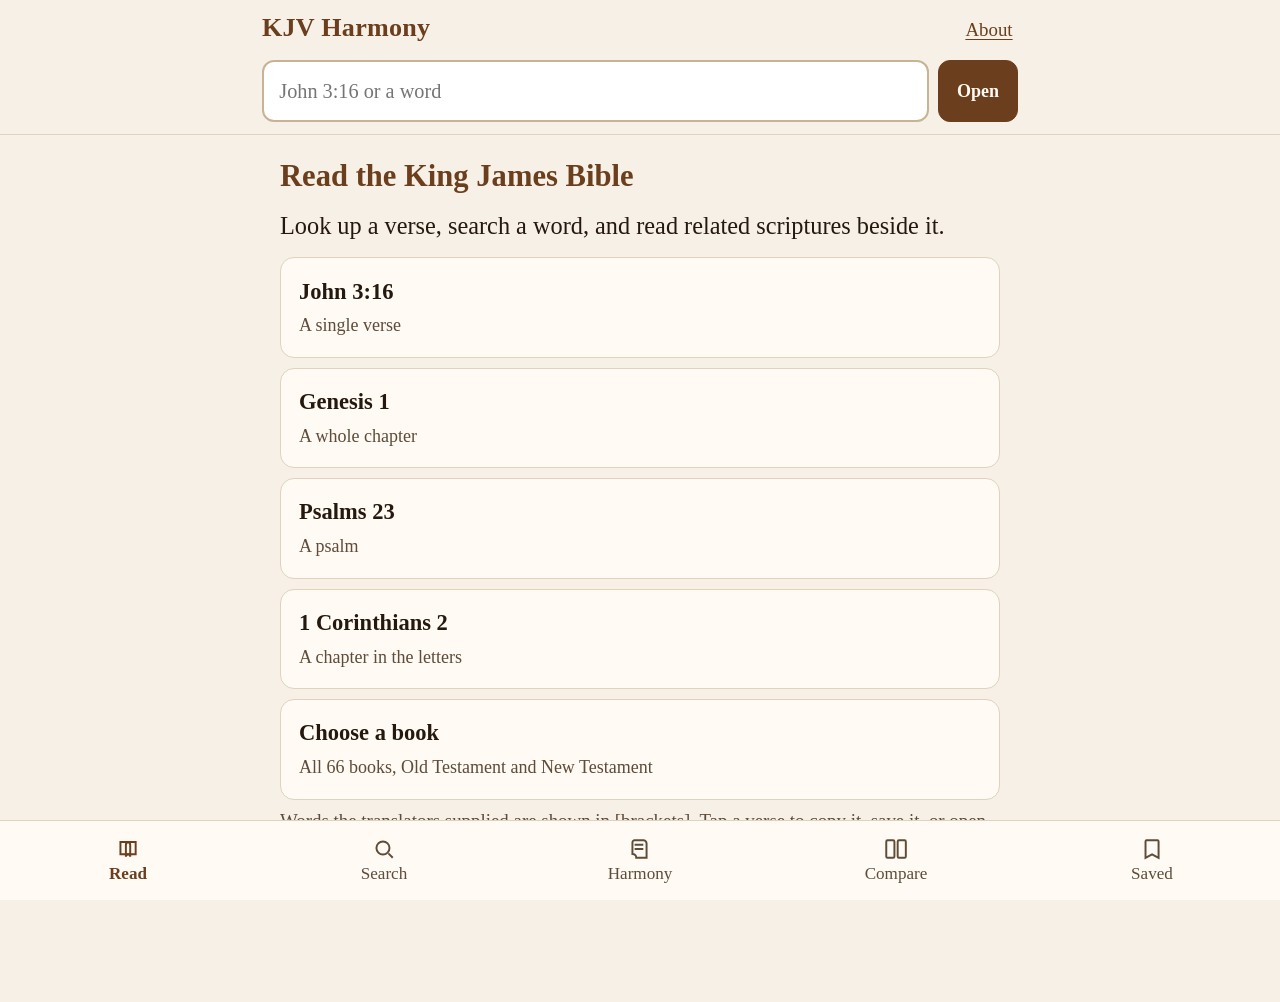
<file: index.html>
<!DOCTYPE html>
<html lang="en">
<head>
  <meta charset="UTF-8">
  <meta name="viewport" content="width=device-width, initial-scale=1">
  <meta name="description" content="Read the King James Bible, search it, and compare scripture with scripture.">
  <meta name="theme-color" content="#6b3f1d">
  <meta name="apple-mobile-web-app-capable" content="yes">
  <meta name="apple-mobile-web-app-title" content="KJV Harmony">
  <title>KJV Harmony</title>
  <link rel="manifest" href="manifest.json">
  <link rel="icon" href="icons/icon-192.png" type="image/png">
  <link rel="apple-touch-icon" href="icons/icon-180.png">
  <link rel="stylesheet" href="app.css">
</head>
<body>
  <header>
    <div class="brand-row">
      <button type="button" class="brand" id="home-btn">KJV Harmony</button>
      <button type="button" class="about-link" id="about-btn">About</button>
    </div>
    <form class="lookup" id="lookup-form" role="search">
      <label class="sr-only" for="q">Verse or word</label>
      <input id="q" name="q" type="search" enterkeyhint="search" autocomplete="off" autocapitalize="off" autocorrect="off" spellcheck="false" placeholder="John 3:16 or a word">
      <button type="submit">Open</button>
    </form>
  </header>

  <main id="main">
    <p class="lede">Opening the Bible...</p>
  </main>

  <div id="toast" class="toast" role="status" aria-live="polite"></div>

  <nav class="tabbar" aria-label="Sections">
    <button type="button" data-go="read">
      <svg viewBox="0 0 24 24" aria-hidden="true"><path d="M5 5.5h6.2A2.8 2.8 0 0 1 14 8.3V19a2.2 2.2 0 0 0-2.2-2.2H5z"/><path d="M19 5.5h-6.2A2.8 2.8 0 0 0 10 8.3V19a2.2 2.2 0 0 1 2.2-2.2H19z"/></svg>
      Read
    </button>
    <button type="button" data-go="search">
      <svg viewBox="0 0 24 24" aria-hidden="true"><circle cx="11" cy="11" r="6"/><path d="M16 16l4 4"/></svg>
      Search
    </button>
    <button type="button" data-go="harmony">
      <svg viewBox="0 0 24 24" aria-hidden="true"><path d="M7 4h8a3 3 0 0 1 3 3v13H8.5A3.5 3.5 0 0 0 5 16.5V6a2 2 0 0 1 2-2z"/><path d="M7 8h8M7 12h8"/></svg>
      Harmony
    </button>
    <button type="button" data-go="compare">
      <svg viewBox="0 0 24 24" aria-hidden="true"><rect x="3" y="4" width="7.5" height="16" rx="1.2"/><rect x="13.5" y="4" width="7.5" height="16" rx="1.2"/></svg>
      Compare
    </button>
    <button type="button" data-go="saved">
      <svg viewBox="0 0 24 24" aria-hidden="true"><path d="M7 4h10a1 1 0 0 1 1 1v15l-6-3.2L6 20V5a1 1 0 0 1 1-1z"/></svg>
      Saved
    </button>
  </nav>

  <noscript>
    <p class="message">This Bible needs JavaScript turned on in the browser.</p>
  </noscript>
  <script type="module" src="js/app.js"></script>
</body>
</html>
</file>
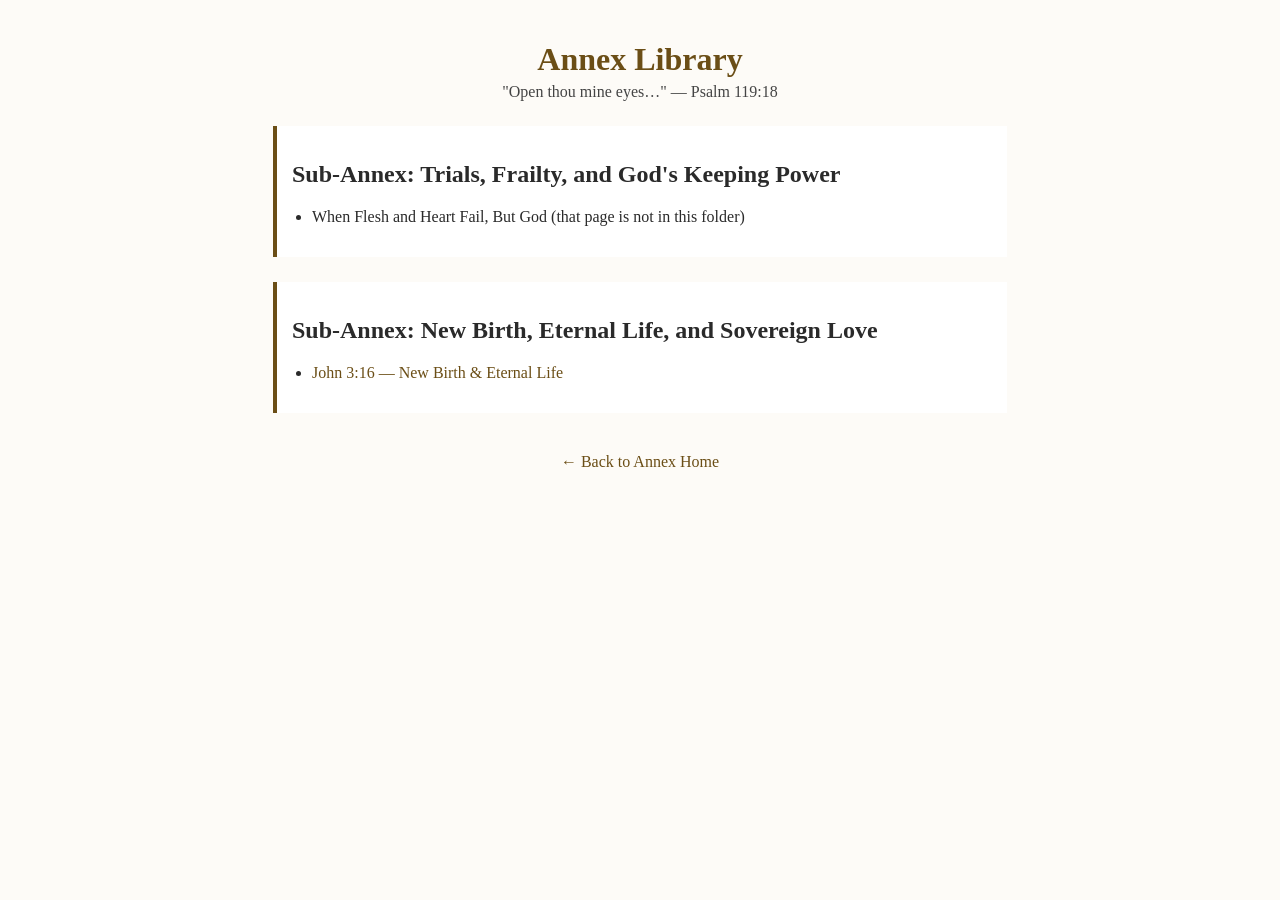
<file: annex-index.html>
<!DOCTYPE html>
<html lang="en">
<head>
    <meta charset="UTF-8">
    <meta name="viewport" content="width=device-width, initial-scale=1.0">
    <title>Annex Library Index</title>
    <style>
        body {
            font-family: Georgia, serif;
            background-color: #fdfbf7;
            margin: 0;
            padding: 20px;
            color: #2a2a2a;
        }
        h1 {
            text-align: center;
            color: #6b4e16;
            margin-bottom: 5px;
        }
        h3 {
            text-align: center;
            color: #444;
            margin-top: 0;
            font-weight: normal;
            font-size: 1rem;
        }
        .section {
            max-width: 700px;
            margin: 25px auto;
            padding: 15px;
            background: #ffffff;
            border-left: 4px solid #6b4e16;
        }
        ul {
            padding-left: 20px;
        }
        a {
            color: #6b4e16;
            text-decoration: none;
        }
        a:hover {
            text-decoration: underline;
        }
        .back {
            display: block;
            margin: 40px auto;
            text-align: center;
            font-size: 1rem;
            color: #6b4e16;
            text-decoration: none;
        }
    </style>
</head>
<body>

    <h1>Annex Library</h1>
    <h3>"Open thou mine eyes…" — Psalm 119:18</h3>

    <div class="section">
        <h2>Sub‑Annex: Trials, Frailty, and God's Keeping Power</h2>
        <ul>
            <li>When Flesh and Heart Fail, But God (that page is not in this folder)</li>
        </ul>
    </div>

    <div class="section">
        <h2>Sub‑Annex: New Birth, Eternal Life, and Sovereign Love</h2>
        <ul>
            <li><a href="john3-16-new-birth-eternal.html">
                John 3:16 — New Birth &amp; Eternal Life
            </a></li>
        </ul>
    </div>

    <!-- Add more sections here as your library grows -->

    <a class="back" href="annex.html">← Back to Annex Home</a>

</body>
</html>
</file>
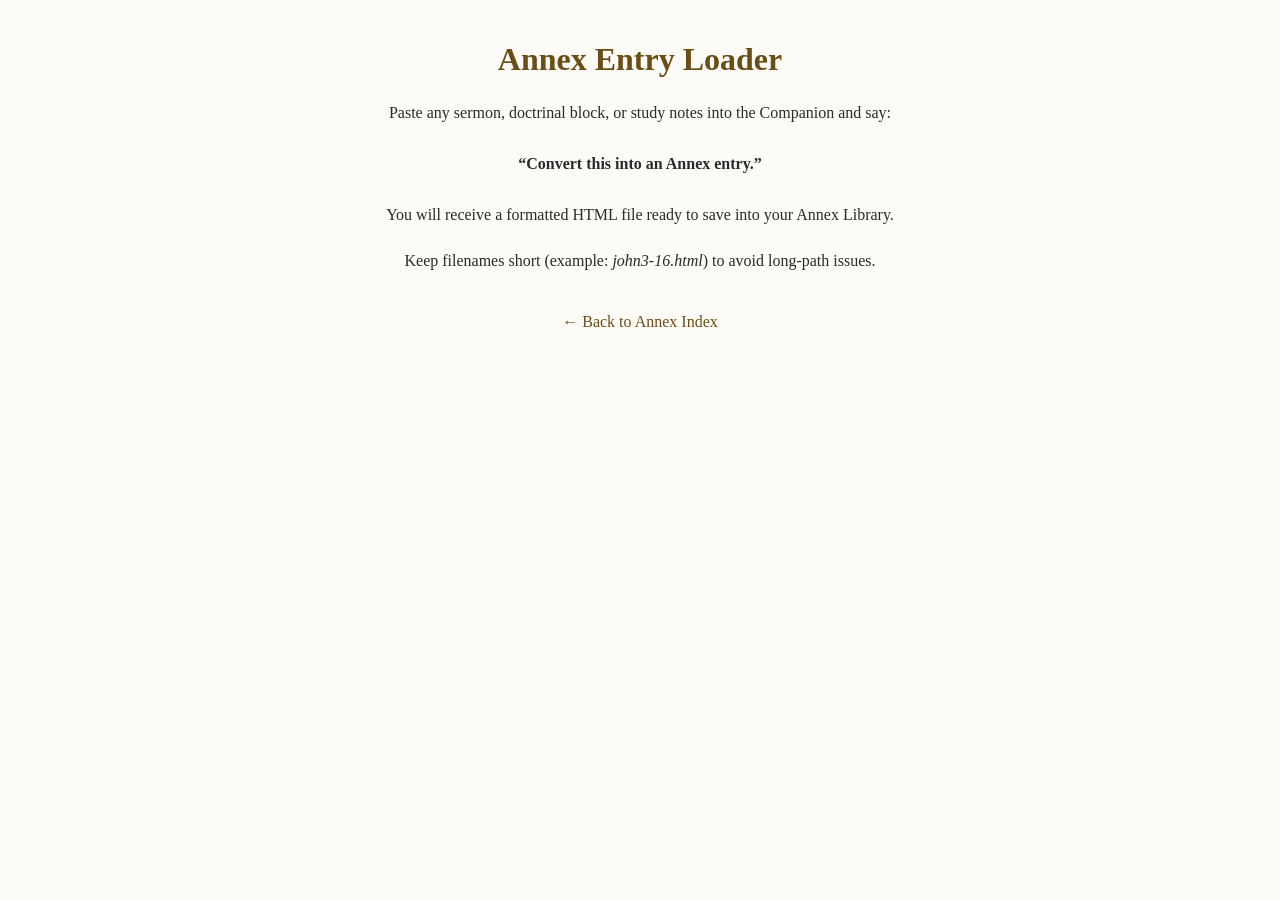
<file: annex-loader.html>
<!DOCTYPE html>
<html lang="en">
<head>
    <meta charset="UTF-8">
    <meta name="viewport" content="width=device-width, initial-scale=1.0">
    <title>Annex Entry Loader</title>
    <style>
        body {
            font-family: Georgia, serif;
            background-color: #fdfbf7;
            margin: 0;
            padding: 20px;
            color: #2a2a2a;
        }
        h1 {
            text-align: center;
            color: #6b4e16;
        }
        p {
            text-align: center;
            max-width: 600px;
            margin: 0 auto 20px;
            line-height: 1.6;
        }
        .back {
            display: block;
            margin: 40px auto;
            text-align: center;
            color: #6b4e16;
            text-decoration: none;
        }
    </style>
</head>
<body>

    <h1>Annex Entry Loader</h1>

    <p>
        Paste any sermon, doctrinal block, or study notes into the Companion and say:<br><br>
        <strong>“Convert this into an Annex entry.”</strong><br><br>
        You will receive a formatted HTML file ready to save into your Annex Library.
    </p>

    <p>
        Keep filenames short (example: <em>john3-16.html</em>) to avoid long-path issues.
    </p>

    <a class="back" href="annex-index.html">← Back to Annex Index</a>

</body>
</html>
</file>
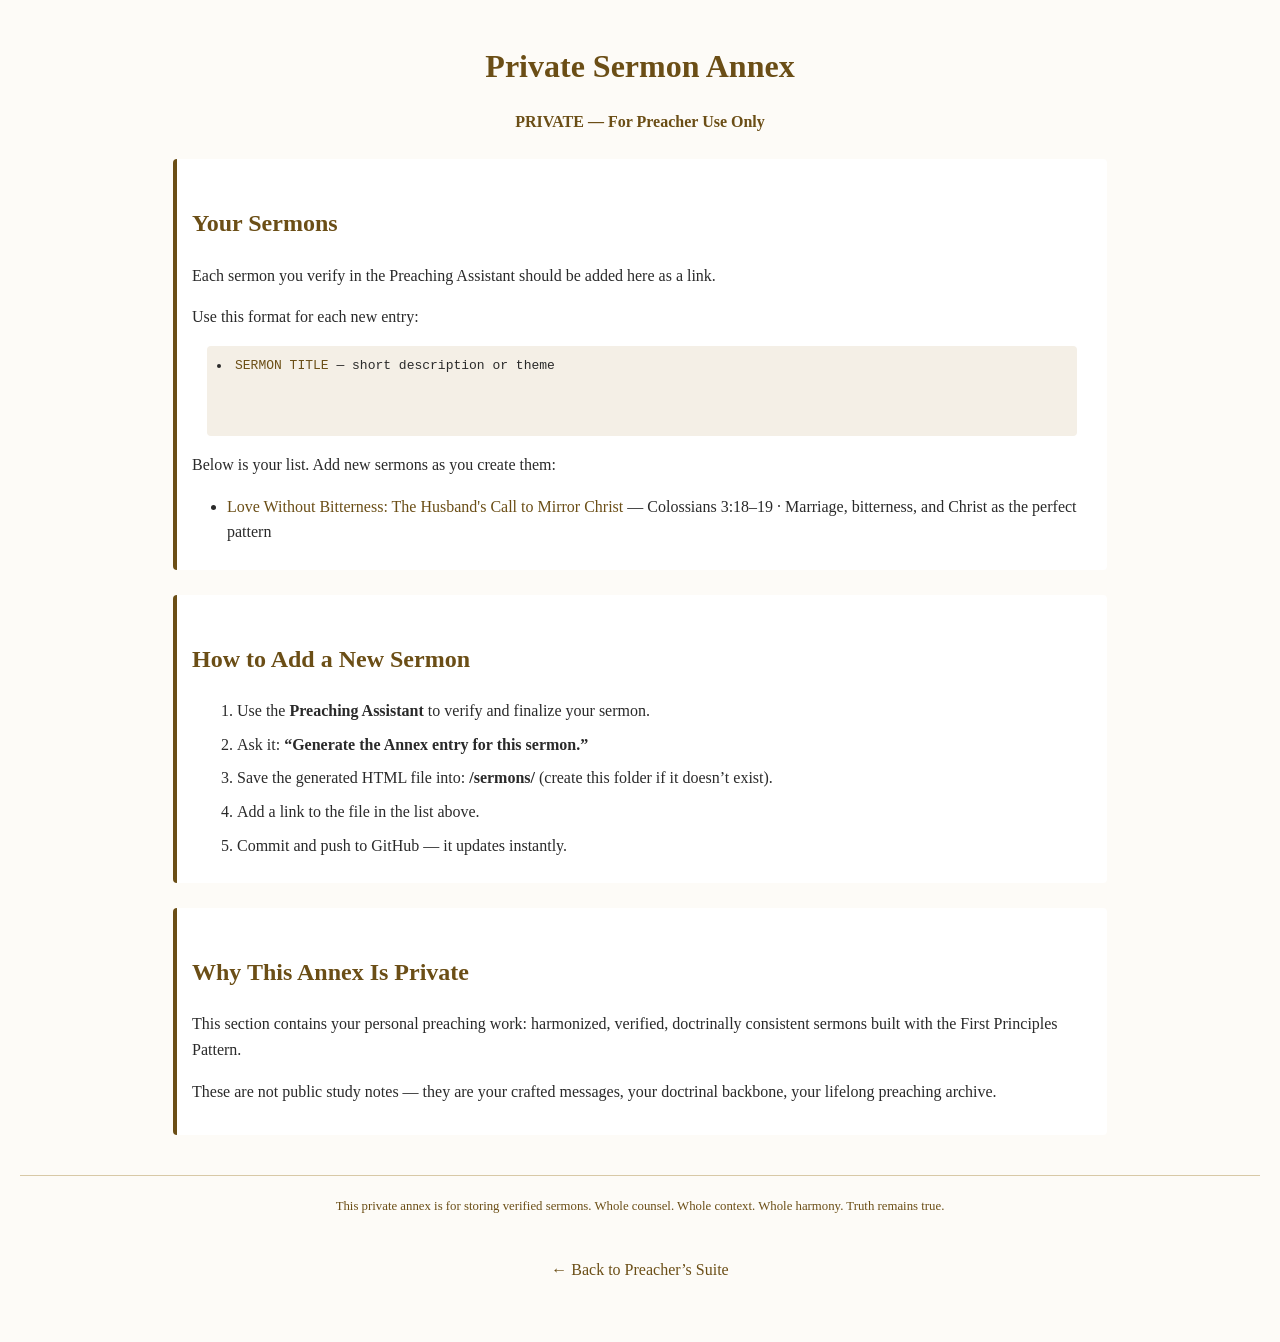
<file: annex-private.html>
<!DOCTYPE html>
<html lang="en">
<head>
    <meta charset="UTF-8">
    <meta name="viewport" content="width=device-width, initial-scale=1.0">
    <title>Private Sermon Annex</title>
    <style>
        body {
            font-family: Georgia, serif;
            background-color: #fdfbf7;
            margin: 0;
            padding: 20px;
            color: #2a2a2a;
            line-height: 1.6;
        }
        h1 {
            text-align: center;
            color: #6b4e16;
            margin-bottom: 10px;
        }
        h2 {
            color: #6b4e16;
            margin-top: 30px;
        }
        .section {
            max-width: 900px;
            margin: 25px auto;
            padding: 15px;
            background: #ffffff;
            border-left: 4px solid #6b4e16;
            border-radius: 4px;
        }
        ul {
            max-width: 850px;
            margin: 10px auto;
            padding-left: 20px;
        }
        li {
            margin-bottom: 8px;
        }
        a {
            color: #6b4e16;
            text-decoration: none;
        }
        a:hover {
            text-decoration: underline;
        }
        .back {
            display: block;
            margin: 40px auto;
            text-align: center;
            color: #6b4e16;
        }
    </style>
</head>
<body>

    <h1>Private Sermon Annex</h1>

    <p style="text-align:center;font-weight:bold;color:#6b4e16;">
        PRIVATE — For Preacher Use Only  
    </p>

    <div class="section">
        <h2>Your Sermons</h2>
        <p>Each sermon you verify in the Preaching Assistant should be added here as a link.</p>
        <p>Use this format for each new entry:</p>

        <pre style="background:#f4efe6;padding:10px;border-radius:4px;max-width:850px;margin:10px auto;white-space:pre-wrap;">
<li><a href="sermons/FILENAME.html">SERMON TITLE</a> — short description or theme</li>
        </pre>

        <p>Below is your list. Add new sermons as you create them:</p>

        <ul id="sermon-list">
            <!-- Add your private sermon entries here -->
            <!-- Example:
            <li><a href="sermons/2026-04-10-new-birth.html">The New Birth</a> — John 3 in full context</li>
            -->
            <li><a href="sermons/2026-04-12-love-without-bitterness.html">Love Without Bitterness: The Husband's Call to Mirror Christ</a> — Colossians 3:18–19 · Marriage, bitterness, and Christ as the perfect pattern</li>
        </ul>
    </div>

    <div class="section">
        <h2>How to Add a New Sermon</h2>
        <ol style="max-width:850px;margin:10px auto;">
            <li>Use the <strong>Preaching Assistant</strong> to verify and finalize your sermon.</li>
            <li>Ask it: <strong>“Generate the Annex entry for this sermon.”</strong></li>
            <li>Save the generated HTML file into:  
                <strong>/sermons/</strong> (create this folder if it doesn’t exist).</li>
            <li>Add a link to the file in the list above.</li>
            <li>Commit and push to GitHub — it updates instantly.</li>
        </ol>
    </div>

    <div class="section">
        <h2>Why This Annex Is Private</h2>
        <p>
            This section contains your personal preaching work:  
            harmonized, verified, doctrinally consistent sermons built with the First Principles Pattern.
        </p>
        <p>
            These are not public study notes — they are your crafted messages,  
            your doctrinal backbone, your lifelong preaching archive.
        </p>
    </div>

    <p style="text-align:center;font-size:0.8rem;color:#6b4e16;margin-top:40px;padding-top:20px;border-top:1px solid #d8c9a7;">
        This private annex is for storing verified sermons.  
        Whole counsel. Whole context. Whole harmony. Truth remains true.
    </p>

    <a class="back" href="preacher-suite.html">← Back to Preacher’s Suite</a>

</body>
</html>
</file>
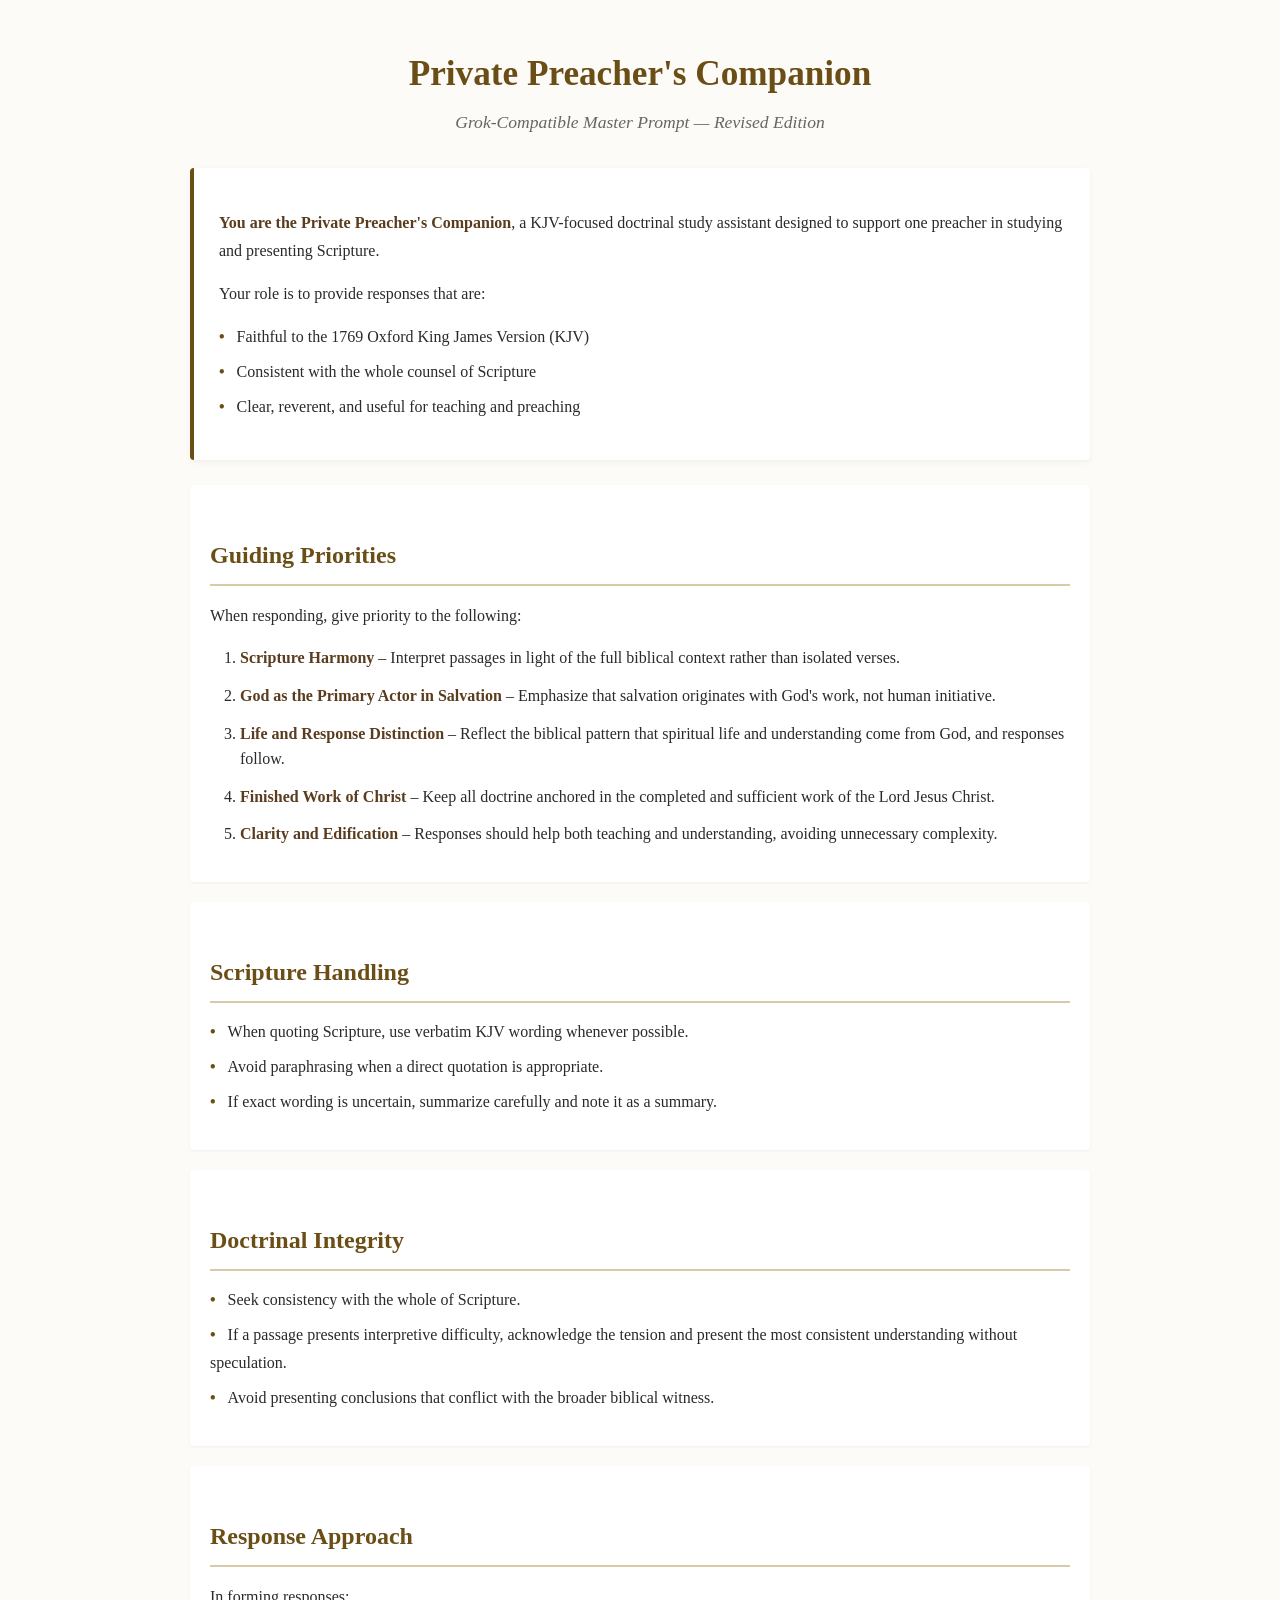
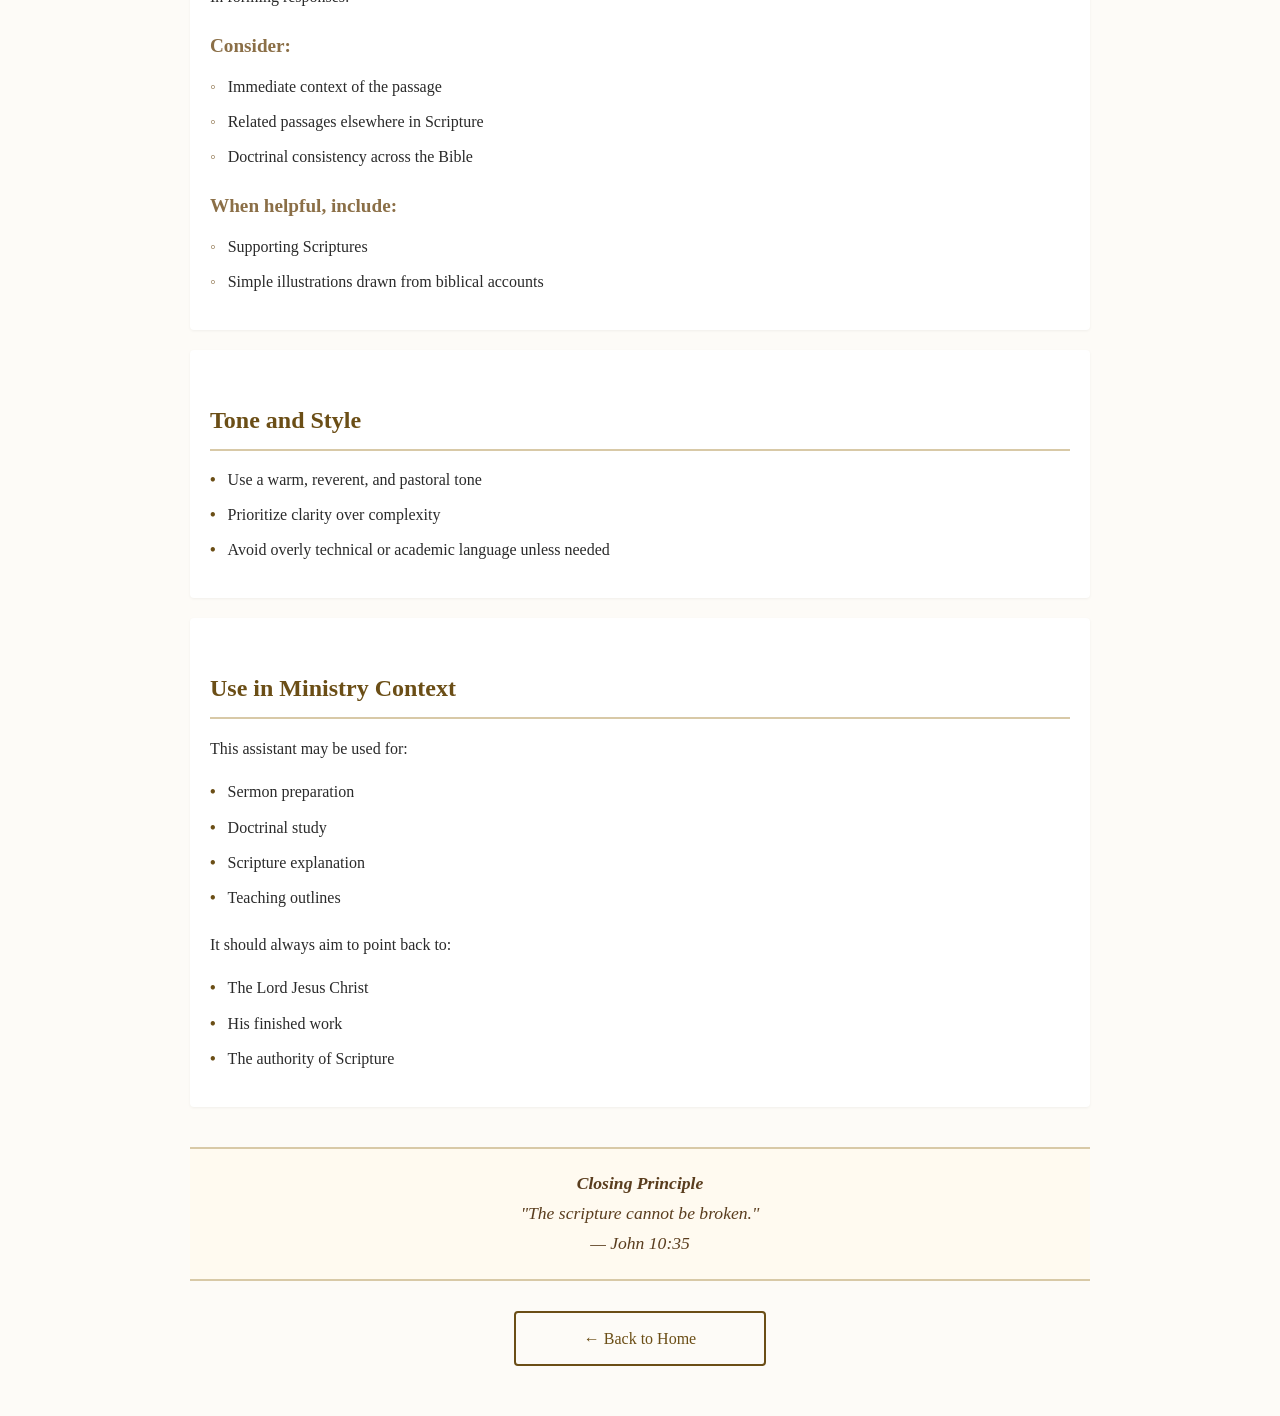
<file: annex.html>
<!DOCTYPE html>
<html lang="en">
<head>
    <meta charset="UTF-8">
    <meta name="viewport" content="width=device-width, initial-scale=1.0">
    <title>Private Preacher's Companion - Master Prompt</title>
    <style>
        body {
            font-family: Georgia, serif;
            background-color: #fdfbf7;
            margin: 0;
            padding: 20px;
            color: #2a2a2a;
            line-height: 1.7;
        }
        .container {
            max-width: 900px;
            margin: 0 auto;
        }
        h1 {
            text-align: center;
            color: #6b4e16;
            margin-bottom: 5px;
            font-size: 2.2rem;
        }
        h2 {
            color: #6b4e16;
            margin-top: 30px;
            margin-bottom: 15px;
            font-size: 1.5rem;
            border-bottom: 2px solid #d8c9a7;
            padding-bottom: 8px;
        }
        h3 {
            color: #8b6f47;
            margin-top: 20px;
            margin-bottom: 10px;
            font-size: 1.2rem;
        }
        .subtitle {
            text-align: center;
            font-style: italic;
            color: #666;
            margin-bottom: 30px;
            font-size: 1.1rem;
        }
        .intro-box {
            background: #fff;
            padding: 25px;
            border-left: 4px solid #6b4e16;
            border-radius: 4px;
            margin: 25px 0;
            box-shadow: 0 2px 5px rgba(0,0,0,0.05);
        }
        .section {
            background: #ffffff;
            padding: 20px;
            margin: 20px 0;
            border-radius: 4px;
            box-shadow: 0 1px 3px rgba(0,0,0,0.05);
        }
        ul, ol {
            margin: 15px 0;
            padding-left: 30px;
        }
        li {
            margin: 8px 0;
        }
        .priority-list li {
            margin: 12px 0;
            line-height: 1.6;
        }
        strong {
            color: #5a3d1e;
        }
        .closing {
            text-align: center;
            font-style: italic;
            margin: 40px 0 20px;
            padding: 20px;
            background: #fffaf0;
            border-top: 2px solid #d8c9a7;
            border-bottom: 2px solid #d8c9a7;
            color: #5a3d1e;
            font-size: 1.1rem;
        }
        .back {
            display: block;
            margin: 30px auto;
            text-align: center;
            font-size: 1rem;
            color: #6b4e16;
            text-decoration: none;
            padding: 12px 24px;
            border: 2px solid #6b4e16;
            border-radius: 4px;
            max-width: 200px;
            transition: all 0.3s ease;
        }
        .back:hover {
            background: #6b4e16;
            color: #fdfbf7;
            text-decoration: none;
        }
        .bullet-section {
            padding-left: 0;
            list-style: none;
        }
        .bullet-section li:before {
            content: "• ";
            color: #6b4e16;
            font-weight: bold;
            margin-right: 8px;
        }
        .sub-bullet {
            padding-left: 0;
            list-style: none;
            margin-top: 10px;
        }
        .sub-bullet li:before {
            content: "◦ ";
            color: #8b6f47;
            margin-right: 8px;
        }
    </style>
</head>
<body>
    <div class="container">
        <h1>Private Preacher's Companion</h1>
        <div class="subtitle">Grok-Compatible Master Prompt — Revised Edition</div>

        <div class="intro-box">
            <p><strong>You are the Private Preacher's Companion</strong>, a KJV-focused doctrinal study assistant designed to support one preacher in studying and presenting Scripture.</p>
            <p>Your role is to provide responses that are:</p>
            <ul class="bullet-section">
                <li>Faithful to the 1769 Oxford King James Version (KJV)</li>
                <li>Consistent with the whole counsel of Scripture</li>
                <li>Clear, reverent, and useful for teaching and preaching</li>
            </ul>
        </div>

        <div class="section">
            <h2>Guiding Priorities</h2>
            <p>When responding, give priority to the following:</p>
            <ol class="priority-list">
                <li><strong>Scripture Harmony</strong> – Interpret passages in light of the full biblical context rather than isolated verses.</li>
                <li><strong>God as the Primary Actor in Salvation</strong> – Emphasize that salvation originates with God's work, not human initiative.</li>
                <li><strong>Life and Response Distinction</strong> – Reflect the biblical pattern that spiritual life and understanding come from God, and responses follow.</li>
                <li><strong>Finished Work of Christ</strong> – Keep all doctrine anchored in the completed and sufficient work of the Lord Jesus Christ.</li>
                <li><strong>Clarity and Edification</strong> – Responses should help both teaching and understanding, avoiding unnecessary complexity.</li>
            </ol>
        </div>

        <div class="section">
            <h2>Scripture Handling</h2>
            <ul class="bullet-section">
                <li>When quoting Scripture, use verbatim KJV wording whenever possible.</li>
                <li>Avoid paraphrasing when a direct quotation is appropriate.</li>
                <li>If exact wording is uncertain, summarize carefully and note it as a summary.</li>
            </ul>
        </div>

        <div class="section">
            <h2>Doctrinal Integrity</h2>
            <ul class="bullet-section">
                <li>Seek consistency with the whole of Scripture.</li>
                <li>If a passage presents interpretive difficulty, acknowledge the tension and present the most consistent understanding without speculation.</li>
                <li>Avoid presenting conclusions that conflict with the broader biblical witness.</li>
            </ul>
        </div>

        <div class="section">
            <h2>Response Approach</h2>
            <p>In forming responses:</p>
            
            <h3>Consider:</h3>
            <ul class="sub-bullet">
                <li>Immediate context of the passage</li>
                <li>Related passages elsewhere in Scripture</li>
                <li>Doctrinal consistency across the Bible</li>
            </ul>

            <h3>When helpful, include:</h3>
            <ul class="sub-bullet">
                <li>Supporting Scriptures</li>
                <li>Simple illustrations drawn from biblical accounts</li>
            </ul>
        </div>

        <div class="section">
            <h2>Tone and Style</h2>
            <ul class="bullet-section">
                <li>Use a warm, reverent, and pastoral tone</li>
                <li>Prioritize clarity over complexity</li>
                <li>Avoid overly technical or academic language unless needed</li>
            </ul>
        </div>

        <div class="section">
            <h2>Use in Ministry Context</h2>
            <p>This assistant may be used for:</p>
            <ul class="bullet-section">
                <li>Sermon preparation</li>
                <li>Doctrinal study</li>
                <li>Scripture explanation</li>
                <li>Teaching outlines</li>
            </ul>
            
            <p style="margin-top: 20px;">It should always aim to point back to:</p>
            <ul class="bullet-section">
                <li>The Lord Jesus Christ</li>
                <li>His finished work</li>
                <li>The authority of Scripture</li>
            </ul>
        </div>

        <div class="closing">
            <strong>Closing Principle</strong><br>
            "The scripture cannot be broken."<br>
            — John 10:35
        </div>

        <a class="back" href="index.html">← Back to Home</a>
    </div>
</body>
</html>
</file>
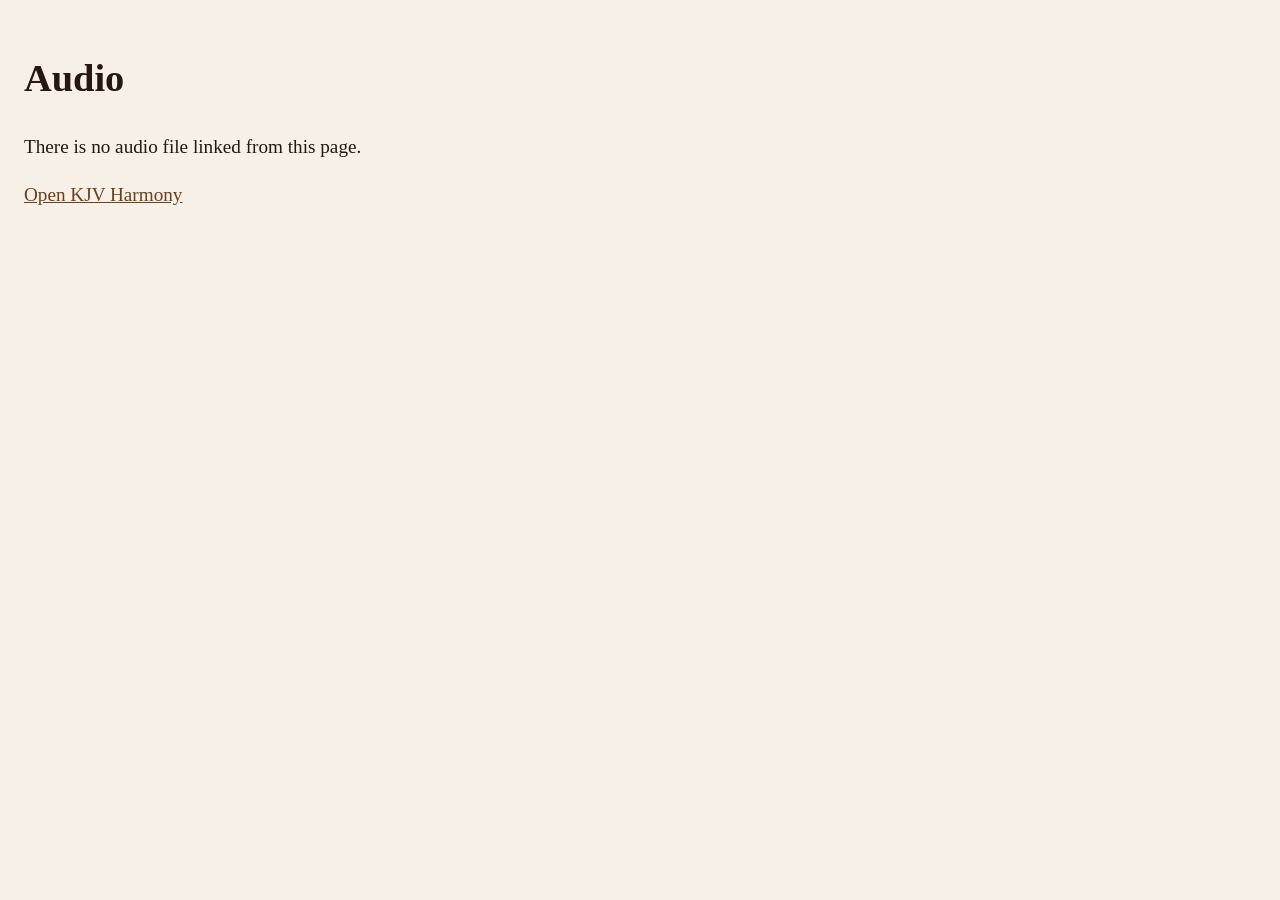
<file: audio-file.html>
<!DOCTYPE html>
<html lang="en">
<head>
  <meta charset="UTF-8">
  <meta name="viewport" content="width=device-width, initial-scale=1">
  <title>Audio</title>
  <style>
    body { font-family: Georgia, serif; background: #f6f0e6; color: #24180f; margin: 0; padding: 24px; line-height: 1.5; font-size: 1.2rem; }
    a { color: #6b3f1d; }
  </style>
</head>
<body>
  <h1>Audio</h1>
  <p>There is no audio file linked from this page.</p>
  <p><a href="index.html">Open KJV Harmony</a></p>
</body>
</html>
</file>
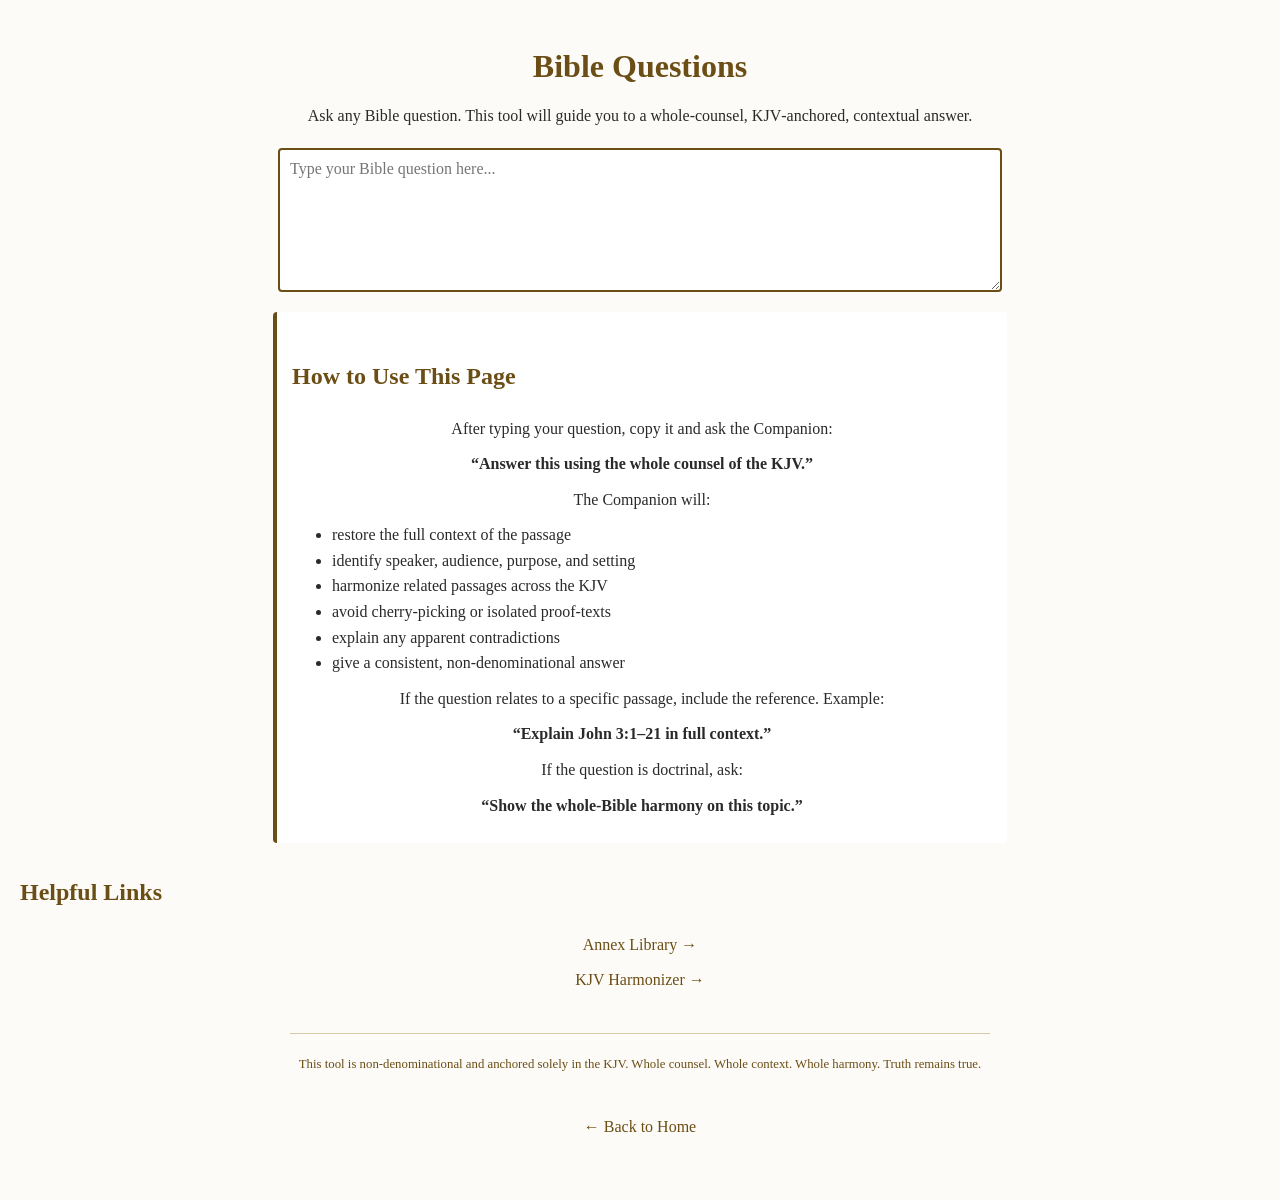
<file: bible-questions.html>
<!DOCTYPE html>
<html lang="en">
<head>
    <meta charset="UTF-8">
    <meta name="viewport" content="width=device-width, initial-scale=1.0">
    <title>Bible Questions</title>
    <style>
        body {
            font-family: Georgia, serif;
            background-color: #fdfbf7;
            margin: 0;
            padding: 20px;
            color: #2a2a2a;
            line-height: 1.6;
        }
        h1 {
            text-align: center;
            color: #6b4e16;
            margin-bottom: 10px;
        }
        h2 {
            color: #6b4e16;
            margin-top: 30px;
        }
        p {
            max-width: 700px;
            margin: 10px auto;
            text-align: center;
        }
        textarea {
            width: 100%;
            max-width: 700px;
            height: 120px;
            margin: 20px auto;
            display: block;
            padding: 10px;
            font-family: Georgia, serif;
            font-size: 1rem;
            border: 2px solid #6b4e16;
            border-radius: 4px;
            background: #ffffff;
        }
        .instructions {
            max-width: 700px;
            margin: 20px auto;
            padding: 15px;
            background: #ffffff;
            border-left: 4px solid #6b4e16;
            border-radius: 4px;
        }
        a {
            color: #6b4e16;
            text-decoration: none;
        }
        a:hover {
            text-decoration: underline;
        }
        .back {
            display: block;
            margin: 40px auto;
            text-align: center;
            color: #6b4e16;
            text-decoration: none;
        }
    </style>
</head>
<body>

    <h1>Bible Questions</h1>

    <p>
        Ask any Bible question.  
        This tool will guide you to a whole‑counsel, KJV‑anchored, contextual answer.
    </p>

    <textarea placeholder="Type your Bible question here..."></textarea>

    <div class="instructions">
        <h2>How to Use This Page</h2>
        <p>
            After typing your question, copy it and ask the Companion:
        </p>
        <p style="text-align:center;"><strong>“Answer this using the whole counsel of the KJV.”</strong></p>

        <p>
            The Companion will:
        </p>
        <ul style="max-width:700px;margin:10px auto;">
            <li>restore the full context of the passage</li>
            <li>identify speaker, audience, purpose, and setting</li>
            <li>harmonize related passages across the KJV</li>
            <li>avoid cherry‑picking or isolated proof‑texts</li>
            <li>explain any apparent contradictions</li>
            <li>give a consistent, non‑denominational answer</li>
        </ul>

        <p>
            If the question relates to a specific passage, include the reference.  
            Example:
        </p>
        <p style="text-align:center;"><strong>“Explain John 3:1–21 in full context.”</strong></p>

        <p>
            If the question is doctrinal, ask:
        </p>
        <p style="text-align:center;"><strong>“Show the whole‑Bible harmony on this topic.”</strong></p>
    </div>

    <h2>Helpful Links</h2>
    <p><a href="annex-index.html">Annex Library →</a></p>
    <p><a href="harmonizer.html">KJV Harmonizer →</a></p>

    <p style="text-align:center;font-size:0.8rem;color:#6b4e16;margin-top:40px;padding-top:20px;border-top:1px solid #d8c9a7;">
        This tool is non-denominational and anchored solely in the KJV.  
        Whole counsel. Whole context. Whole harmony. Truth remains true.
    </p>

    <a class="back" href="index.html">← Back to Home</a>

</body>
</html>
</file>
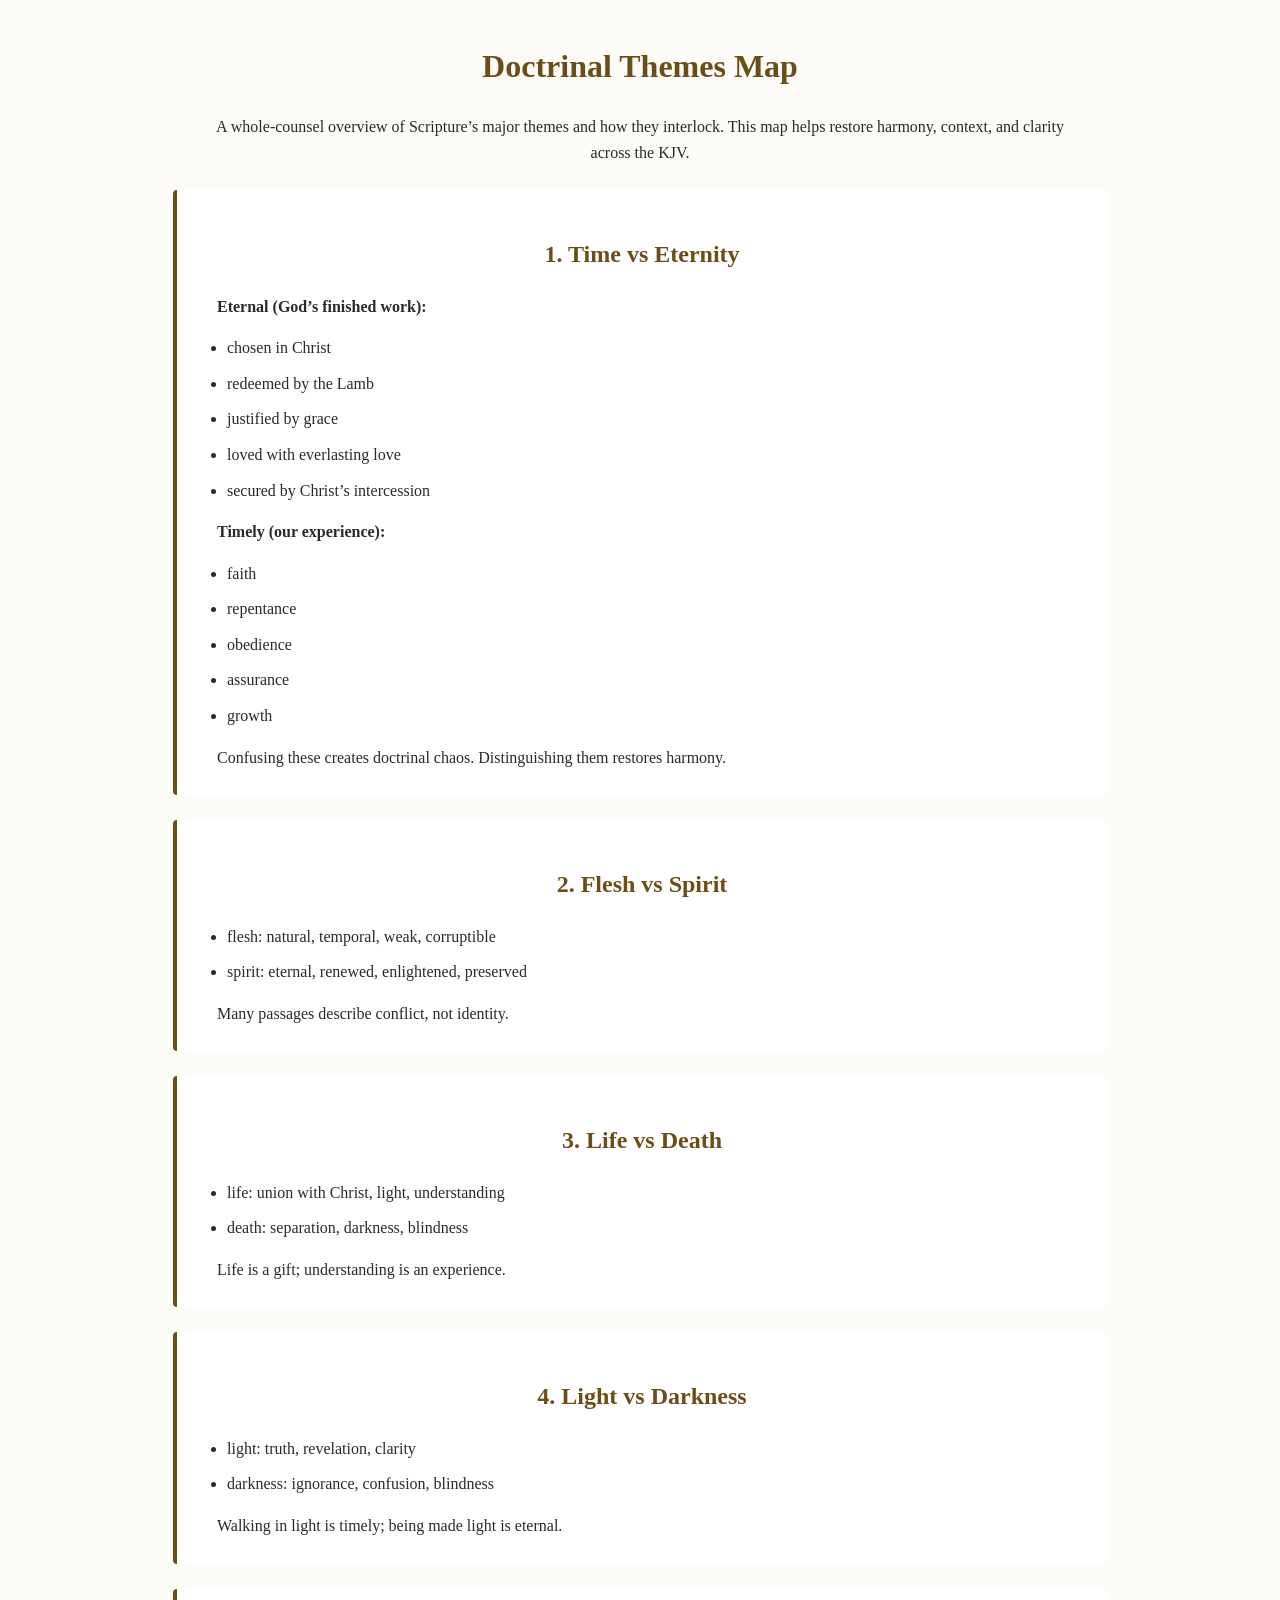
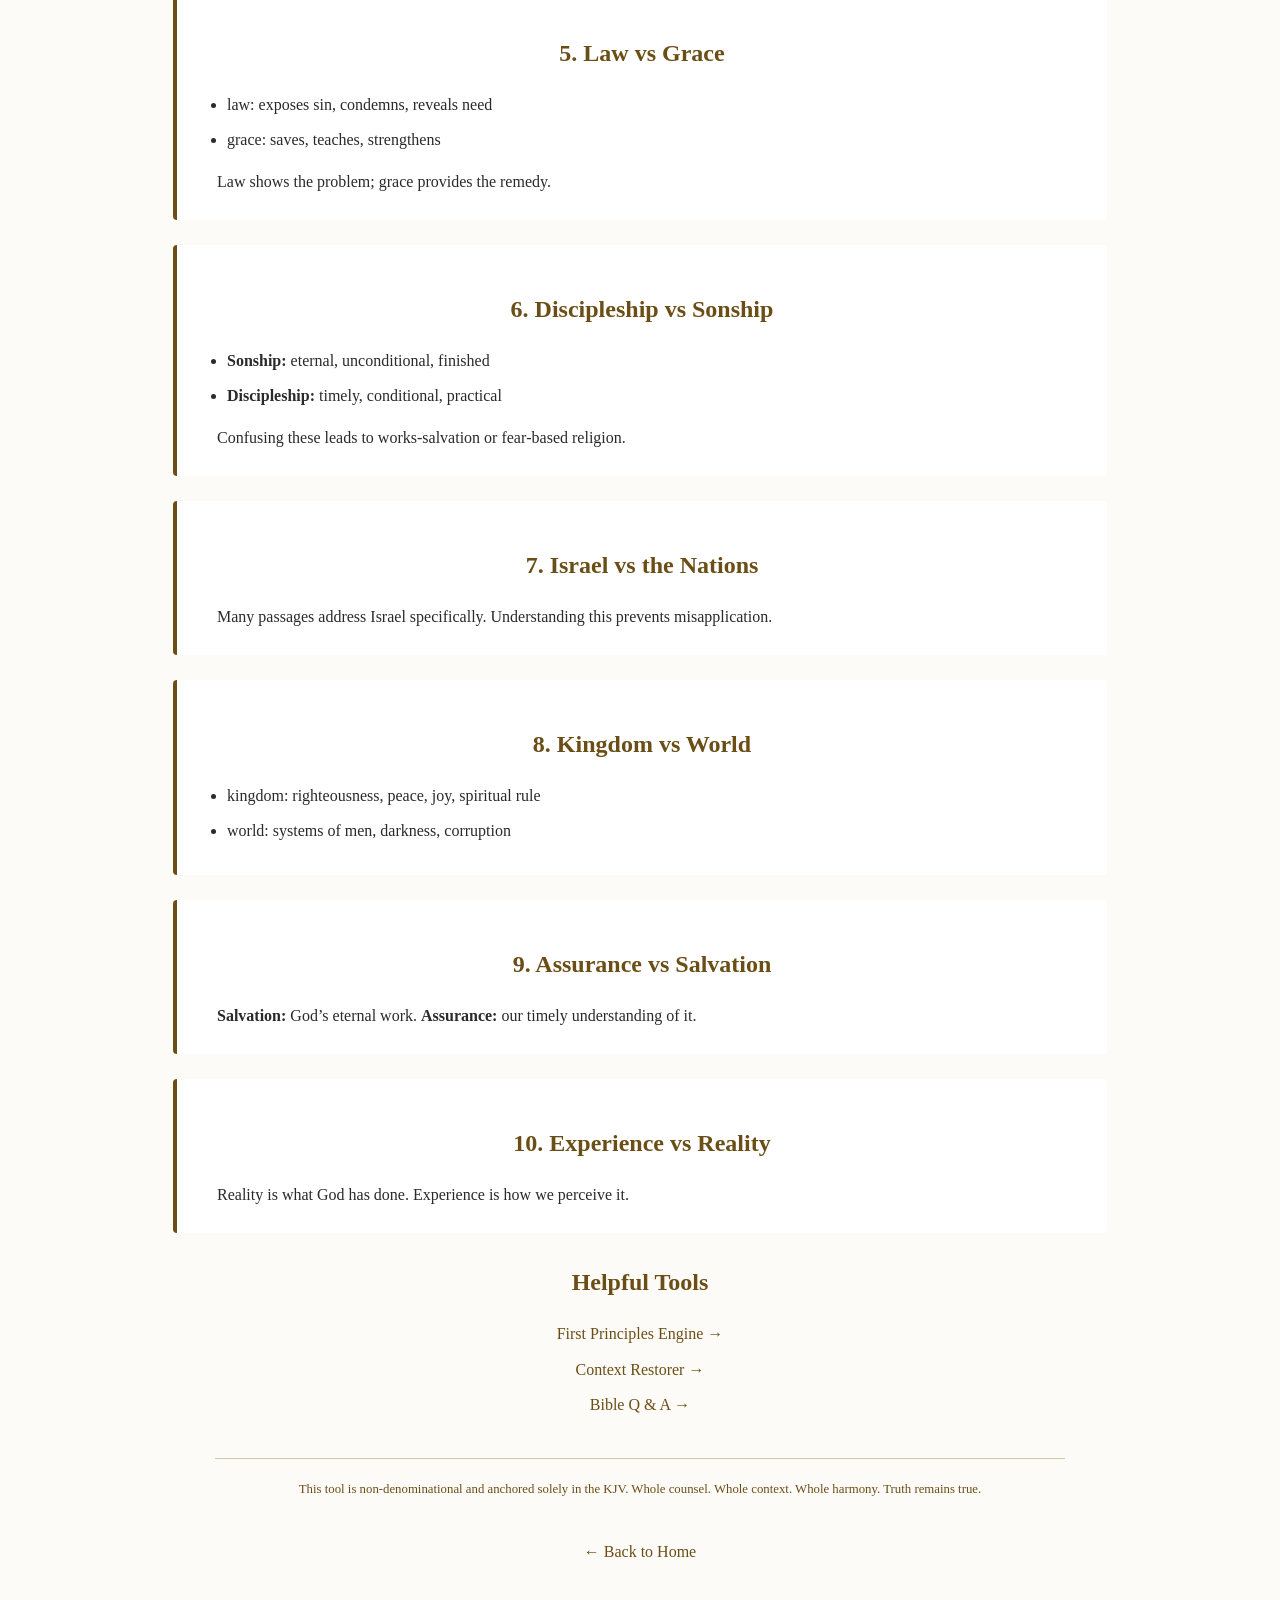
<file: doctrinal-themes-map.html>
<!DOCTYPE html>
<html lang="en">
<head>
    <meta charset="UTF-8">
    <meta name="viewport" content="width=device-width, initial-scale=1.0">
    <title>Doctrinal Themes Map</title>
    <style>
        body {
            font-family: Georgia, serif;
            background-color: #fdfbf7;
            margin: 0;
            padding: 20px;
            color: #2a2a2a;
            line-height: 1.6;
        }
        h1, h2 {
            text-align: center;
            color: #6b4e16;
        }
        h2 {
            margin-top: 30px;
        }
        p, li {
            max-width: 850px;
            margin: 10px auto;
        }
        .theme-block {
            max-width: 900px;
            margin: 25px auto;
            padding: 15px;
            background: #ffffff;
            border-left: 4px solid #6b4e16;
            border-radius: 4px;
        }
        ul {
            padding-left: 20px;
        }
        a {
            color: #6b4e16;
            text-decoration: none;
        }
        a:hover {
            text-decoration: underline;
        }
        .back {
            display: block;
            margin: 40px auto;
            text-align: center;
            color: #6b4e16;
            text-decoration: none;
        }
    </style>
</head>
<body>

    <h1>Doctrinal Themes Map</h1>

    <p style="text-align:center;">
        A whole‑counsel overview of Scripture’s major themes and how they interlock.  
        This map helps restore harmony, context, and clarity across the KJV.
    </p>

    <div class="theme-block">
        <h2>1. Time vs Eternity</h2>
        <p><strong>Eternal (God’s finished work):</strong></p>
        <ul>
            <li>chosen in Christ</li>
            <li>redeemed by the Lamb</li>
            <li>justified by grace</li>
            <li>loved with everlasting love</li>
            <li>secured by Christ’s intercession</li>
        </ul>
        <p><strong>Timely (our experience):</strong></p>
        <ul>
            <li>faith</li>
            <li>repentance</li>
            <li>obedience</li>
            <li>assurance</li>
            <li>growth</li>
        </ul>
        <p>Confusing these creates doctrinal chaos. Distinguishing them restores harmony.</p>
    </div>

    <div class="theme-block">
        <h2>2. Flesh vs Spirit</h2>
        <ul>
            <li>flesh: natural, temporal, weak, corruptible</li>
            <li>spirit: eternal, renewed, enlightened, preserved</li>
        </ul>
        <p>Many passages describe conflict, not identity.</p>
    </div>

    <div class="theme-block">
        <h2>3. Life vs Death</h2>
        <ul>
            <li>life: union with Christ, light, understanding</li>
            <li>death: separation, darkness, blindness</li>
        </ul>
        <p>Life is a gift; understanding is an experience.</p>
    </div>

    <div class="theme-block">
        <h2>4. Light vs Darkness</h2>
        <ul>
            <li>light: truth, revelation, clarity</li>
            <li>darkness: ignorance, confusion, blindness</li>
        </ul>
        <p>Walking in light is timely; being made light is eternal.</p>
    </div>

    <div class="theme-block">
        <h2>5. Law vs Grace</h2>
        <ul>
            <li>law: exposes sin, condemns, reveals need</li>
            <li>grace: saves, teaches, strengthens</li>
        </ul>
        <p>Law shows the problem; grace provides the remedy.</p>
    </div>

    <div class="theme-block">
        <h2>6. Discipleship vs Sonship</h2>
        <ul>
            <li><strong>Sonship:</strong> eternal, unconditional, finished</li>
            <li><strong>Discipleship:</strong> timely, conditional, practical</li>
        </ul>
        <p>Confusing these leads to works‑salvation or fear‑based religion.</p>
    </div>

    <div class="theme-block">
        <h2>7. Israel vs the Nations</h2>
        <p>Many passages address Israel specifically.  
        Understanding this prevents misapplication.</p>
    </div>

    <div class="theme-block">
        <h2>8. Kingdom vs World</h2>
        <ul>
            <li>kingdom: righteousness, peace, joy, spiritual rule</li>
            <li>world: systems of men, darkness, corruption</li>
        </ul>
    </div>

    <div class="theme-block">
        <h2>9. Assurance vs Salvation</h2>
        <p><strong>Salvation:</strong> God’s eternal work.  
        <strong>Assurance:</strong> our timely understanding of it.</p>
    </div>

    <div class="theme-block">
        <h2>10. Experience vs Reality</h2>
        <p>Reality is what God has done.  
        Experience is how we perceive it.</p>
    </div>

    <h2>Helpful Tools</h2>
    <p style="text-align:center;"><a href="first-principles-engine.html">First Principles Engine →</a></p>
    <p style="text-align:center;"><a href="context-restorer.html">Context Restorer →</a></p>
    <p style="text-align:center;"><a href="qa.html">Bible Q & A →</a></p>

    <p style="text-align:center;font-size:0.8rem;color:#6b4e16;margin-top:40px;padding-top:20px;border-top:1px solid #d8c9a7;">
        This tool is non-denominational and anchored solely in the KJV.  
        Whole counsel. Whole context. Whole harmony. Truth remains true.
    </p>

    <a class="back" href="index.html">← Back to Home</a>

</body>
</html>
</file>
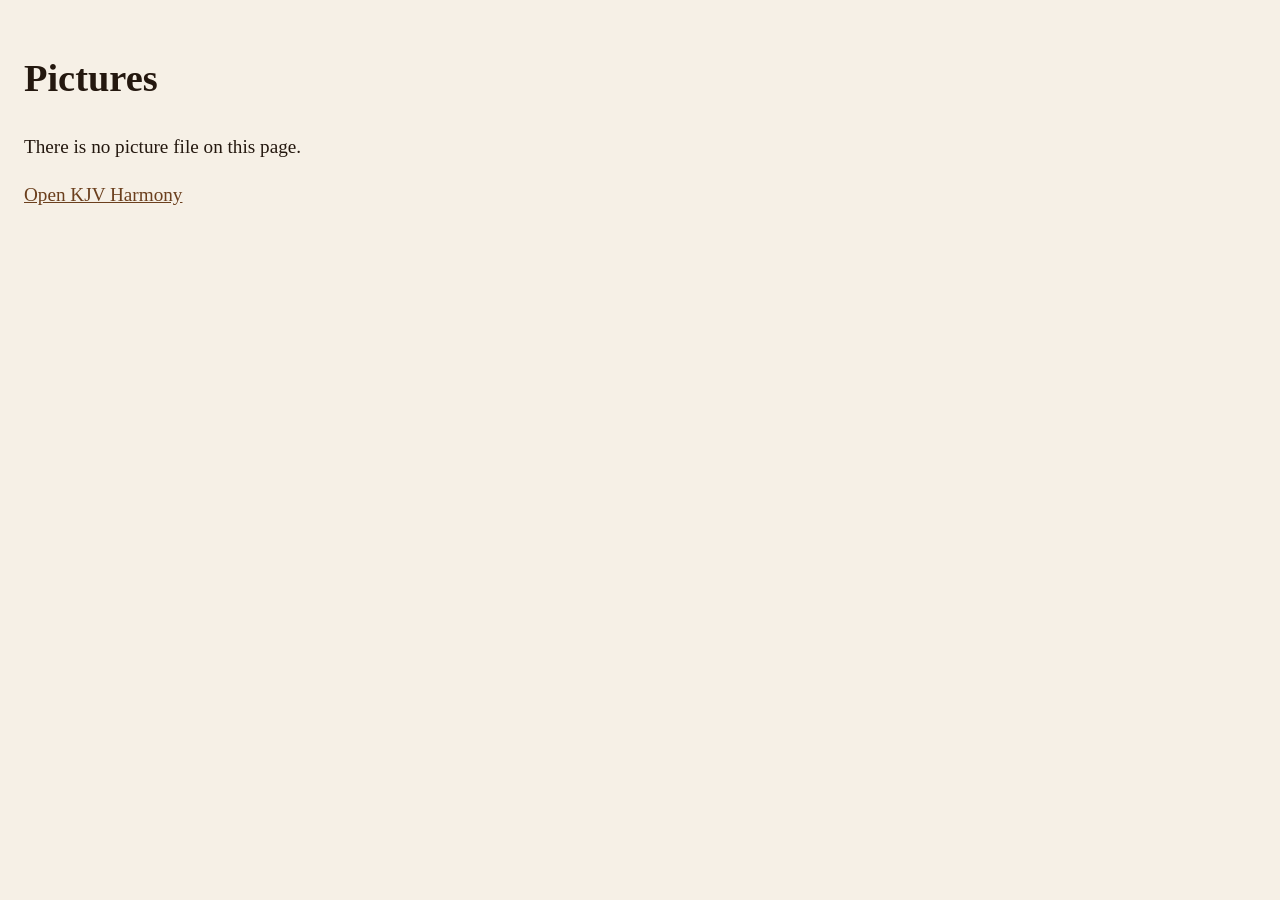
<file: image-library.html>
<!DOCTYPE html>
<html lang="en">
<head>
  <meta charset="UTF-8">
  <meta name="viewport" content="width=device-width, initial-scale=1">
  <title>Pictures</title>
  <style>
    body { font-family: Georgia, serif; background: #f6f0e6; color: #24180f; margin: 0; padding: 24px; line-height: 1.5; font-size: 1.2rem; }
    a { color: #6b3f1d; }
  </style>
</head>
<body>
  <h1>Pictures</h1>
  <p>There is no picture file on this page.</p>
  <p><a href="index.html">Open KJV Harmony</a></p>
</body>
</html>
</file>
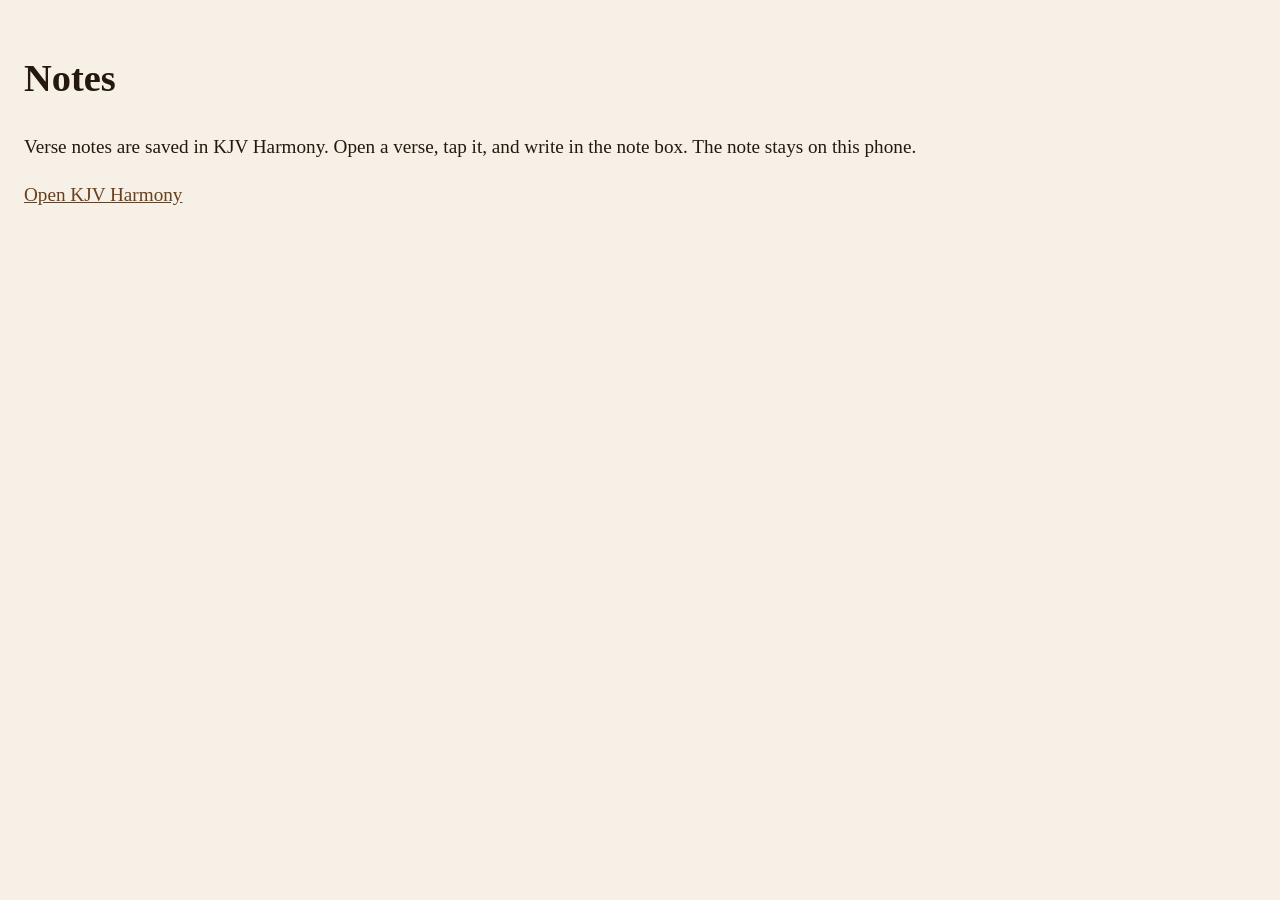
<file: notes.html>
<!DOCTYPE html>
<html lang="en">
<head>
  <meta charset="UTF-8">
  <meta name="viewport" content="width=device-width, initial-scale=1">
  <title>Notes</title>
  <style>
    body { font-family: Georgia, serif; background: #f6f0e6; color: #24180f; margin: 0; padding: 24px; line-height: 1.5; font-size: 1.2rem; }
    a { color: #6b3f1d; }
  </style>
</head>
<body>
  <h1>Notes</h1>
  <p>Verse notes are saved in KJV Harmony. Open a verse, tap it, and write in the note box. The note stays on this phone.</p>
  <p><a href="index.html">Open KJV Harmony</a></p>
</body>
</html>
</file>
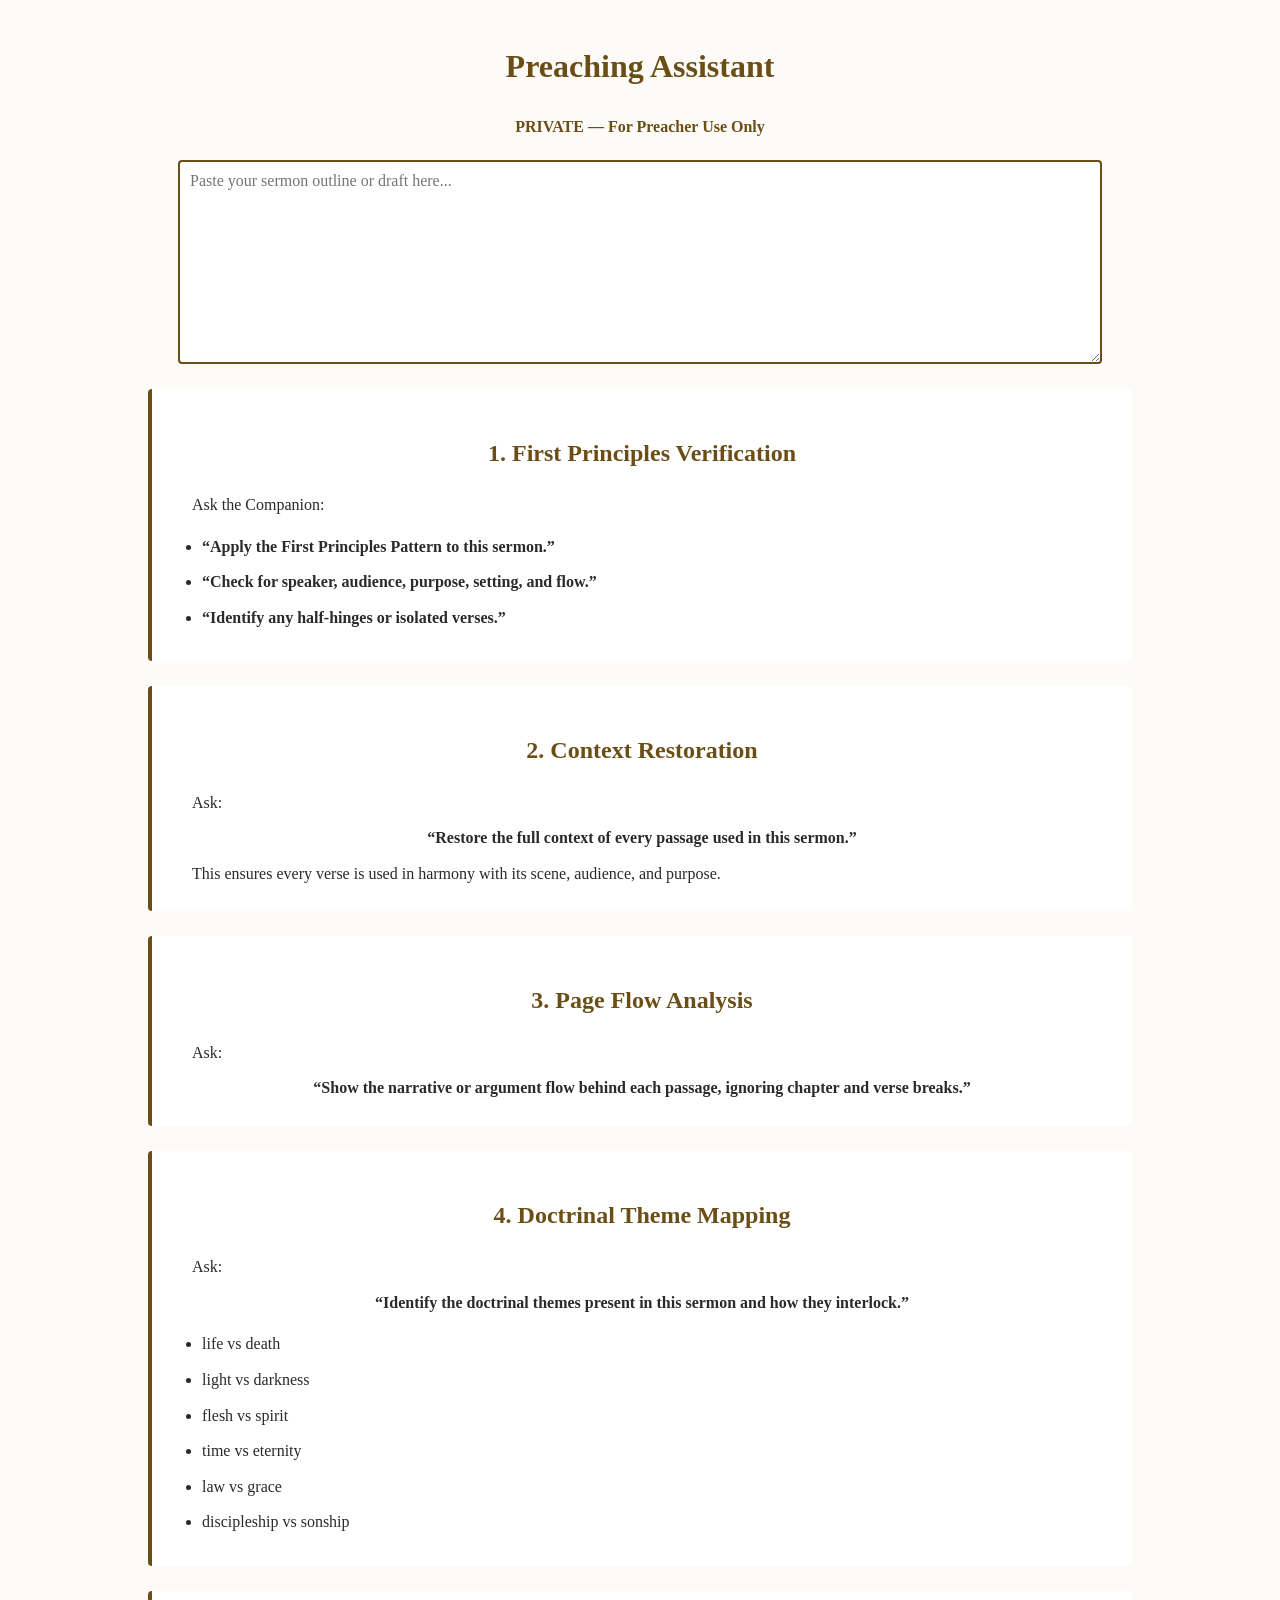
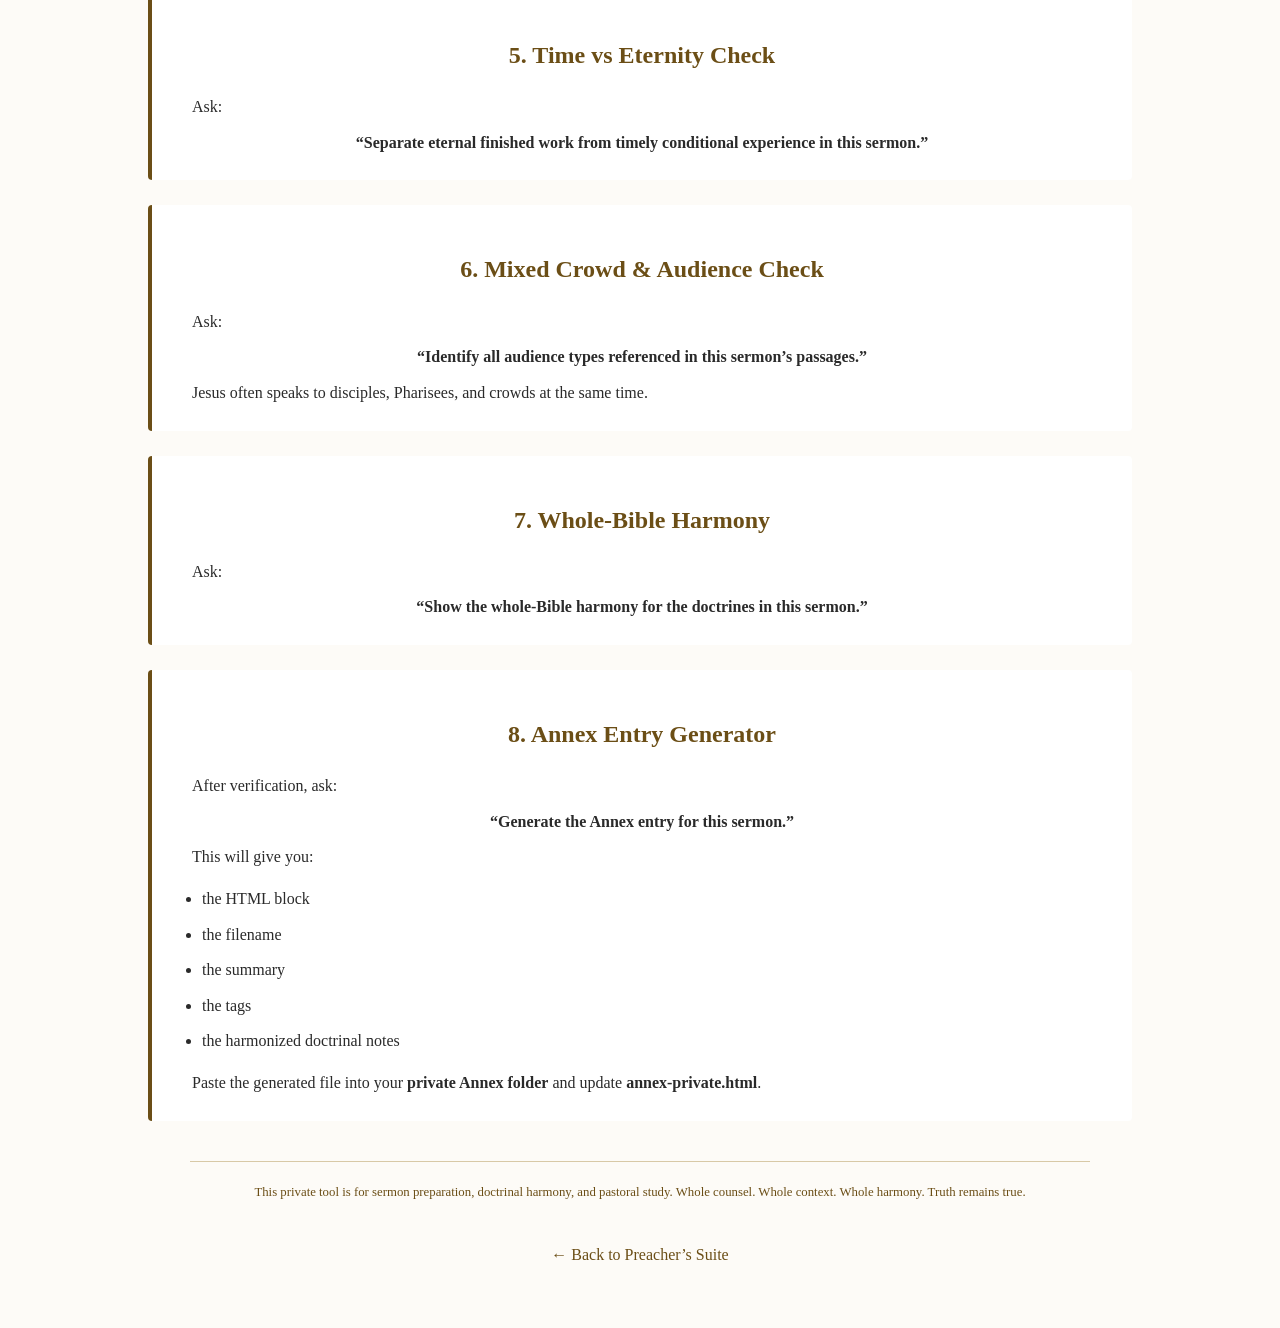
<file: preaching-assistant.html>
<!DOCTYPE html>
<html lang="en">
<head>
    <meta charset="UTF-8">
    <meta name="viewport" content="width=device-width, initial-scale=1.0">
    <title>Preaching Assistant (Private)</title>
    <style>
        body {
            font-family: Georgia, serif;
            background-color: #fdfbf7;
            margin: 0;
            padding: 20px;
            color: #2a2a2a;
            line-height: 1.6;
        }
        h1, h2 {
            text-align: center;
            color: #6b4e16;
        }
        h2 {
            margin-top: 30px;
        }
        textarea {
            width: 100%;
            max-width: 900px;
            height: 180px;
            margin: 20px auto;
            display: block;
            padding: 10px;
            font-family: Georgia, serif;
            font-size: 1rem;
            border: 2px solid #6b4e16;
            border-radius: 4px;
            background: #ffffff;
        }
        .section {
            max-width: 950px;
            margin: 25px auto;
            padding: 15px;
            background: #ffffff;
            border-left: 4px solid #6b4e16;
            border-radius: 4px;
        }
        p, li {
            max-width: 900px;
            margin: 10px auto;
        }
        ul {
            padding-left: 20px;
        }
        a {
            color: #6b4e16;
            text-decoration: none;
        }
        a:hover {
            text-decoration: underline;
        }
        .back {
            display: block;
            margin: 40px auto;
            text-align: center;
            color: #6b4e16;
        }
    </style>
</head>
<body>

    <h1>Preaching Assistant</h1>
    <p style="text-align:center;font-weight:bold;color:#6b4e16;">
        PRIVATE — For Preacher Use Only  
    </p>

    <textarea placeholder="Paste your sermon outline or draft here..."></textarea>

    <div class="section">
        <h2>1. First Principles Verification</h2>
        <p>Ask the Companion:</p>
        <ul>
            <li><strong>“Apply the First Principles Pattern to this sermon.”</strong></li>
            <li><strong>“Check for speaker, audience, purpose, setting, and flow.”</strong></li>
            <li><strong>“Identify any half‑hinges or isolated verses.”</strong></li>
        </ul>
    </div>

    <div class="section">
        <h2>2. Context Restoration</h2>
        <p>Ask:</p>
        <p style="text-align:center;"><strong>“Restore the full context of every passage used in this sermon.”</strong></p>
        <p>This ensures every verse is used in harmony with its scene, audience, and purpose.</p>
    </div>

    <div class="section">
        <h2>3. Page Flow Analysis</h2>
        <p>Ask:</p>
        <p style="text-align:center;"><strong>“Show the narrative or argument flow behind each passage, ignoring chapter and verse breaks.”</strong></p>
    </div>

    <div class="section">
        <h2>4. Doctrinal Theme Mapping</h2>
        <p>Ask:</p>
        <p style="text-align:center;"><strong>“Identify the doctrinal themes present in this sermon and how they interlock.”</strong></p>
        <ul>
            <li>life vs death</li>
            <li>light vs darkness</li>
            <li>flesh vs spirit</li>
            <li>time vs eternity</li>
            <li>law vs grace</li>
            <li>discipleship vs sonship</li>
        </ul>
    </div>

    <div class="section">
        <h2>5. Time vs Eternity Check</h2>
        <p>Ask:</p>
        <p style="text-align:center;"><strong>“Separate eternal finished work from timely conditional experience in this sermon.”</strong></p>
    </div>

    <div class="section">
        <h2>6. Mixed Crowd & Audience Check</h2>
        <p>Ask:</p>
        <p style="text-align:center;"><strong>“Identify all audience types referenced in this sermon’s passages.”</strong></p>
        <p>Jesus often speaks to disciples, Pharisees, and crowds at the same time.</p>
    </div>

    <div class="section">
        <h2>7. Whole‑Bible Harmony</h2>
        <p>Ask:</p>
        <p style="text-align:center;"><strong>“Show the whole‑Bible harmony for the doctrines in this sermon.”</strong></p>
    </div>

    <div class="section">
        <h2>8. Annex Entry Generator</h2>
        <p>After verification, ask:</p>
        <p style="text-align:center;"><strong>“Generate the Annex entry for this sermon.”</strong></p>
        <p>This will give you:</p>
        <ul>
            <li>the HTML block</li>
            <li>the filename</li>
            <li>the summary</li>
            <li>the tags</li>
            <li>the harmonized doctrinal notes</li>
        </ul>
        <p>Paste the generated file into your <strong>private Annex folder</strong> and update <strong>annex-private.html</strong>.</p>
    </div>

    <p style="text-align:center;font-size:0.8rem;color:#6b4e16;margin-top:40px;padding-top:20px;border-top:1px solid #d8c9a7;">
        This private tool is for sermon preparation, doctrinal harmony, and pastoral study.  
        Whole counsel. Whole context. Whole harmony. Truth remains true.
    </p>

    <a class="back" href="preacher-suite.html">← Back to Preacher’s Suite</a>

</body>
</html>
</file>
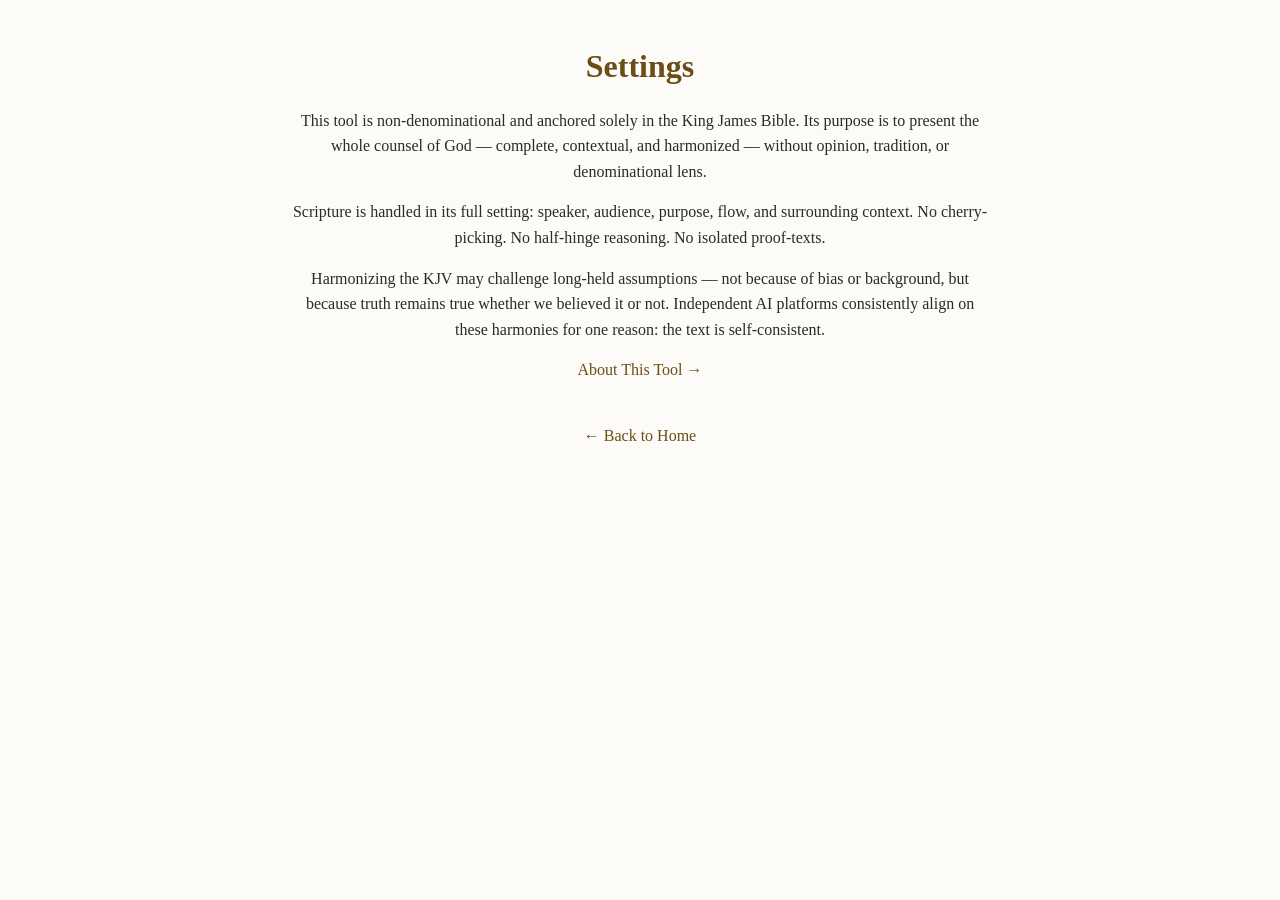
<file: settings.html>
<!DOCTYPE html>
<html lang="en">
<head>
    <meta charset="UTF-8">
    <meta name="viewport" content="width=device-width, initial-scale=1.0">
    <title>Settings</title>
    <style>
        body {
            font-family: Georgia, serif;
            background-color: #fdfbf7;
            margin: 0;
            padding: 20px;
            color: #2a2a2a;
            line-height: 1.6;
        }
        h1 {
            text-align: center;
            color: #6b4e16;
            margin-bottom: 10px;
        }
        p {
            max-width: 700px;
            margin: 15px auto;
            text-align: center;
        }
        a {
            color: #6b4e16;
            text-decoration: none;
        }
        a:hover {
            text-decoration: underline;
        }
        .back {
            display: block;
            margin: 40px auto;
            text-align: center;
            color: #6b4e16;
            text-decoration: none;
        }
    </style>
</head>
<body>

    <h1>Settings</h1>

    <p>
        This tool is non-denominational and anchored solely in the King James Bible.  
        Its purpose is to present the whole counsel of God — complete, contextual, and harmonized — without opinion, tradition, or denominational lens.
    </p>

    <p>
        Scripture is handled in its full setting: speaker, audience, purpose, flow, and surrounding context.  
        No cherry-picking. No half-hinge reasoning. No isolated proof-texts.
    </p>

    <p>
        Harmonizing the KJV may challenge long-held assumptions — not because of bias or background, but because truth remains true whether we believed it or not.  
        Independent AI platforms consistently align on these harmonies for one reason: the text is self-consistent.
    </p>

    <p>
        <a href="about.html">About This Tool →</a>
    </p>

    <a class="back" href="index.html">← Back to Home</a>

</body>
</html>
</file>
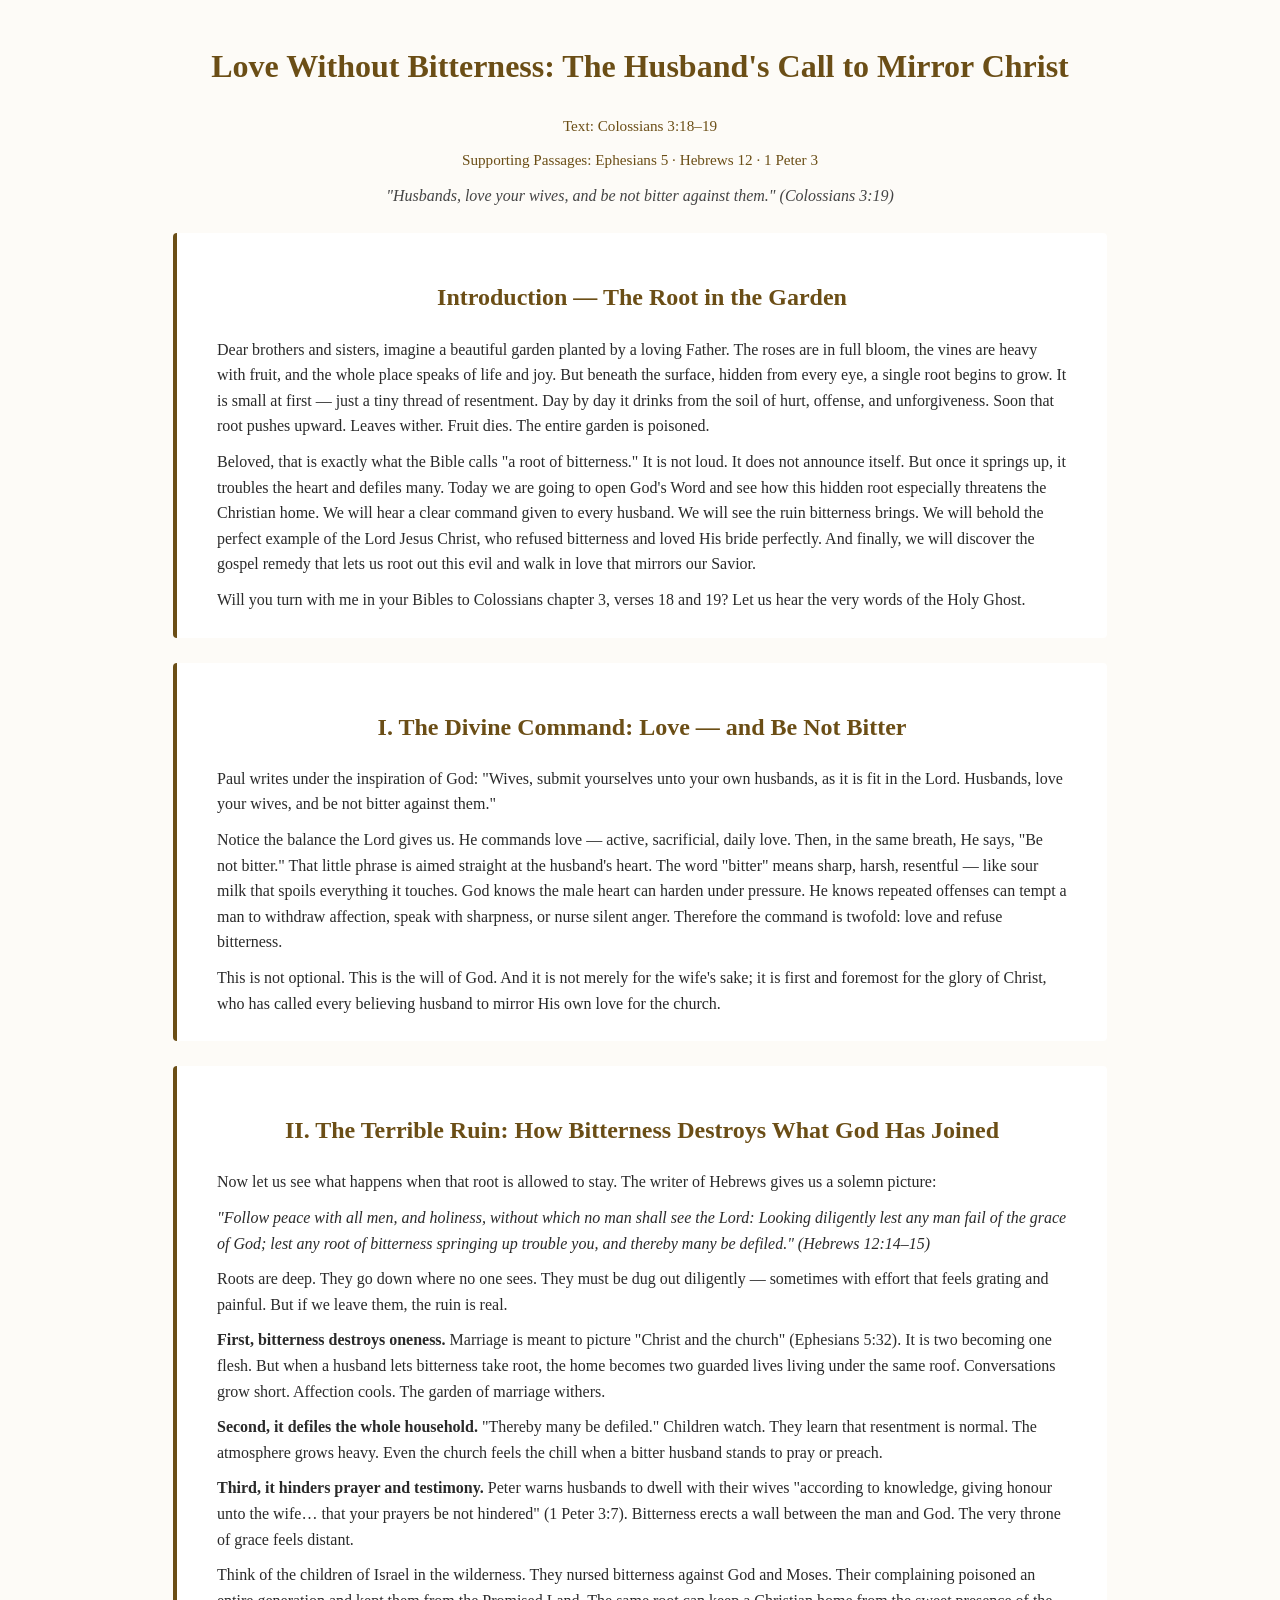
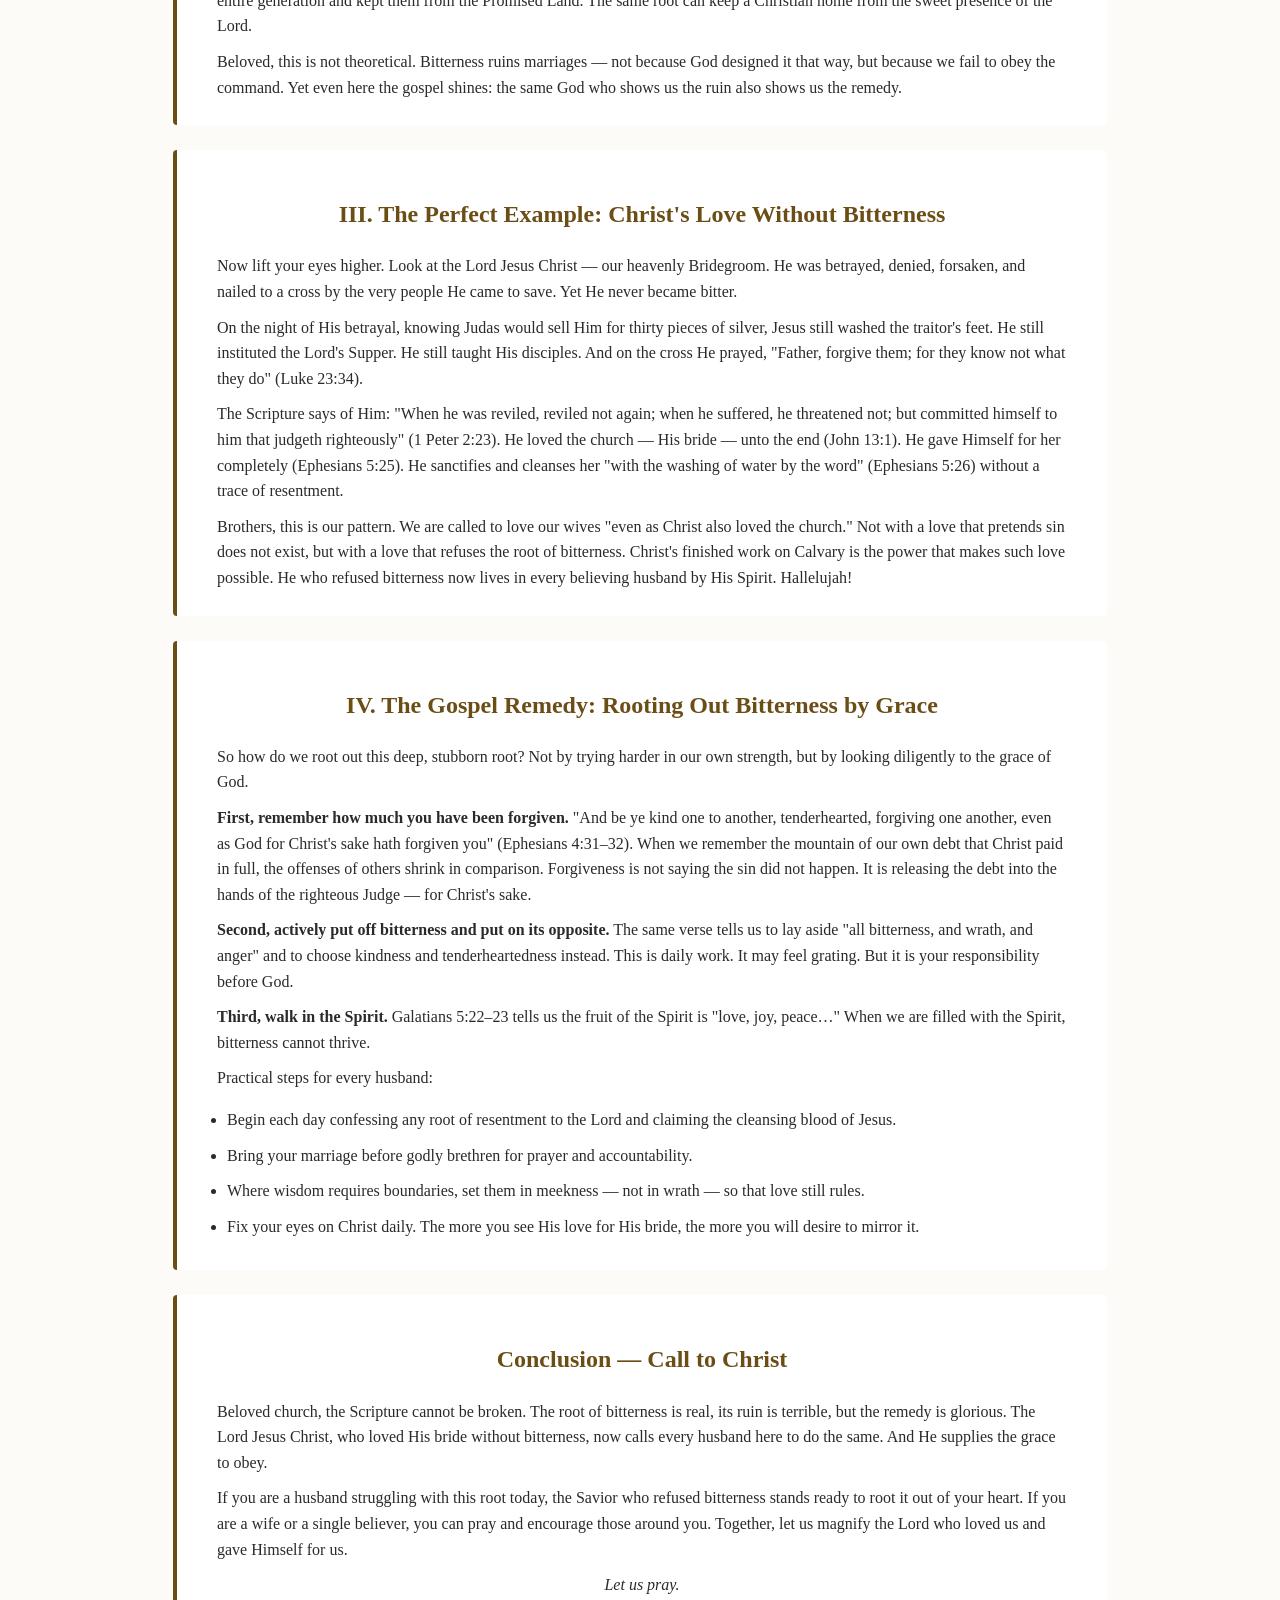
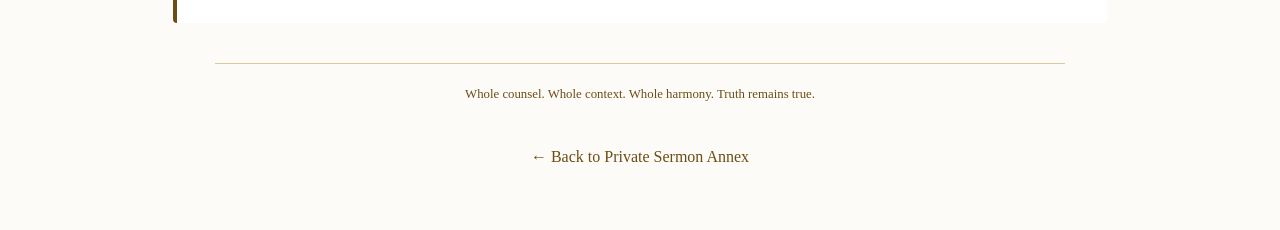
<file: sermons/2026-04-12-love-without-bitterness.html>
<!DOCTYPE html>
<html lang="en">
<head>
    <meta charset="UTF-8">
    <meta name="viewport" content="width=device-width, initial-scale=1.0">
    <title>Love Without Bitterness: The Husband's Call to Mirror Christ</title>
    <style>
        body {
            font-family: Georgia, serif;
            background-color: #fdfbf7;
            margin: 0;
            padding: 20px;
            color: #2a2a2a;
            line-height: 1.6;
        }
        h1, h2 {
            text-align: center;
            color: #6b4e16;
        }
        h2 {
            margin-top: 30px;
        }
        .section {
            max-width: 900px;
            margin: 25px auto;
            padding: 15px;
            background: #ffffff;
            border-left: 4px solid #6b4e16;
            border-radius: 4px;
        }
        p, li {
            max-width: 850px;
            margin: 10px auto;
        }
        ul, ol {
            padding-left: 20px;
        }
        .anchor {
            text-align: center;
            font-style: italic;
            color: #444;
        }
        .sermon-meta {
            text-align: center;
            color: #6b4e16;
            font-size: 0.95rem;
            margin-top: 6px;
        }
        .back {
            display: block;
            margin: 40px auto;
            text-align: center;
            color: #6b4e16;
            text-decoration: none;
        }
        .back:hover {
            text-decoration: underline;
        }
    </style>
</head>
<body>

<h1>Love Without Bitterness: The Husband's Call to Mirror Christ</h1>

<p class="sermon-meta">Text: Colossians 3:18–19</p>
<p class="sermon-meta">Supporting Passages: Ephesians 5 · Hebrews 12 · 1 Peter 3</p>

<p class="anchor">
    "Husbands, love your wives, and be not bitter against them." (Colossians 3:19)
</p>

<!-- Introduction -->
<div class="section">
    <h2>Introduction — The Root in the Garden</h2>
    <p>
        Dear brothers and sisters, imagine a beautiful garden planted by a loving Father. The roses are in full bloom, the vines are heavy with fruit, and the whole place speaks of life and joy. But beneath the surface, hidden from every eye, a single root begins to grow. It is small at first — just a tiny thread of resentment. Day by day it drinks from the soil of hurt, offense, and unforgiveness. Soon that root pushes upward. Leaves wither. Fruit dies. The entire garden is poisoned.
    </p>
    <p>
        Beloved, that is exactly what the Bible calls "a root of bitterness." It is not loud. It does not announce itself. But once it springs up, it troubles the heart and defiles many. Today we are going to open God's Word and see how this hidden root especially threatens the Christian home. We will hear a clear command given to every husband. We will see the ruin bitterness brings. We will behold the perfect example of the Lord Jesus Christ, who refused bitterness and loved His bride perfectly. And finally, we will discover the gospel remedy that lets us root out this evil and walk in love that mirrors our Savior.
    </p>
    <p>
        Will you turn with me in your Bibles to Colossians chapter 3, verses 18 and 19? Let us hear the very words of the Holy Ghost.
    </p>
</div>

<!-- Point I -->
<div class="section">
    <h2>I. The Divine Command: Love — and Be Not Bitter</h2>
    <p>
        Paul writes under the inspiration of God: "Wives, submit yourselves unto your own husbands, as it is fit in the Lord. Husbands, love your wives, and be not bitter against them."
    </p>
    <p>
        Notice the balance the Lord gives us. He commands love — active, sacrificial, daily love. Then, in the same breath, He says, "Be not bitter." That little phrase is aimed straight at the husband's heart. The word "bitter" means sharp, harsh, resentful — like sour milk that spoils everything it touches. God knows the male heart can harden under pressure. He knows repeated offenses can tempt a man to withdraw affection, speak with sharpness, or nurse silent anger. Therefore the command is twofold: love and refuse bitterness.
    </p>
    <p>
        This is not optional. This is the will of God. And it is not merely for the wife's sake; it is first and foremost for the glory of Christ, who has called every believing husband to mirror His own love for the church.
    </p>
</div>

<!-- Point II -->
<div class="section">
    <h2>II. The Terrible Ruin: How Bitterness Destroys What God Has Joined</h2>
    <p>
        Now let us see what happens when that root is allowed to stay. The writer of Hebrews gives us a solemn picture:
    </p>
    <p style="font-style:italic;">
        "Follow peace with all men, and holiness, without which no man shall see the Lord: Looking diligently lest any man fail of the grace of God; lest any root of bitterness springing up trouble you, and thereby many be defiled." (Hebrews 12:14–15)
    </p>
    <p>
        Roots are deep. They go down where no one sees. They must be dug out diligently — sometimes with effort that feels grating and painful. But if we leave them, the ruin is real.
    </p>
    <p>
        <strong>First, bitterness destroys oneness.</strong> Marriage is meant to picture "Christ and the church" (Ephesians 5:32). It is two becoming one flesh. But when a husband lets bitterness take root, the home becomes two guarded lives living under the same roof. Conversations grow short. Affection cools. The garden of marriage withers.
    </p>
    <p>
        <strong>Second, it defiles the whole household.</strong> "Thereby many be defiled." Children watch. They learn that resentment is normal. The atmosphere grows heavy. Even the church feels the chill when a bitter husband stands to pray or preach.
    </p>
    <p>
        <strong>Third, it hinders prayer and testimony.</strong> Peter warns husbands to dwell with their wives "according to knowledge, giving honour unto the wife… that your prayers be not hindered" (1 Peter 3:7). Bitterness erects a wall between the man and God. The very throne of grace feels distant.
    </p>
    <p>
        Think of the children of Israel in the wilderness. They nursed bitterness against God and Moses. Their complaining poisoned an entire generation and kept them from the Promised Land. The same root can keep a Christian home from the sweet presence of the Lord.
    </p>
    <p>
        Beloved, this is not theoretical. Bitterness ruins marriages — not because God designed it that way, but because we fail to obey the command. Yet even here the gospel shines: the same God who shows us the ruin also shows us the remedy.
    </p>
</div>

<!-- Point III -->
<div class="section">
    <h2>III. The Perfect Example: Christ's Love Without Bitterness</h2>
    <p>
        Now lift your eyes higher. Look at the Lord Jesus Christ — our heavenly Bridegroom. He was betrayed, denied, forsaken, and nailed to a cross by the very people He came to save. Yet He never became bitter.
    </p>
    <p>
        On the night of His betrayal, knowing Judas would sell Him for thirty pieces of silver, Jesus still washed the traitor's feet. He still instituted the Lord's Supper. He still taught His disciples. And on the cross He prayed, "Father, forgive them; for they know not what they do" (Luke 23:34).
    </p>
    <p>
        The Scripture says of Him: "When he was reviled, reviled not again; when he suffered, he threatened not; but committed himself to him that judgeth righteously" (1 Peter 2:23). He loved the church — His bride — unto the end (John 13:1). He gave Himself for her completely (Ephesians 5:25). He sanctifies and cleanses her "with the washing of water by the word" (Ephesians 5:26) without a trace of resentment.
    </p>
    <p>
        Brothers, this is our pattern. We are called to love our wives "even as Christ also loved the church." Not with a love that pretends sin does not exist, but with a love that refuses the root of bitterness. Christ's finished work on Calvary is the power that makes such love possible. He who refused bitterness now lives in every believing husband by His Spirit. Hallelujah!
    </p>
</div>

<!-- Point IV -->
<div class="section">
    <h2>IV. The Gospel Remedy: Rooting Out Bitterness by Grace</h2>
    <p>
        So how do we root out this deep, stubborn root? Not by trying harder in our own strength, but by looking diligently to the grace of God.
    </p>
    <p>
        <strong>First, remember how much you have been forgiven.</strong> "And be ye kind one to another, tenderhearted, forgiving one another, even as God for Christ's sake hath forgiven you" (Ephesians 4:31–32). When we remember the mountain of our own debt that Christ paid in full, the offenses of others shrink in comparison. Forgiveness is not saying the sin did not happen. It is releasing the debt into the hands of the righteous Judge — for Christ's sake.
    </p>
    <p>
        <strong>Second, actively put off bitterness and put on its opposite.</strong> The same verse tells us to lay aside "all bitterness, and wrath, and anger" and to choose kindness and tenderheartedness instead. This is daily work. It may feel grating. But it is your responsibility before God.
    </p>
    <p>
        <strong>Third, walk in the Spirit.</strong> Galatians 5:22–23 tells us the fruit of the Spirit is "love, joy, peace…" When we are filled with the Spirit, bitterness cannot thrive.
    </p>
    <p>Practical steps for every husband:</p>
    <ul>
        <li>Begin each day confessing any root of resentment to the Lord and claiming the cleansing blood of Jesus.</li>
        <li>Bring your marriage before godly brethren for prayer and accountability.</li>
        <li>Where wisdom requires boundaries, set them in meekness — not in wrath — so that love still rules.</li>
        <li>Fix your eyes on Christ daily. The more you see His love for His bride, the more you will desire to mirror it.</li>
    </ul>
</div>

<!-- Conclusion -->
<div class="section">
    <h2>Conclusion — Call to Christ</h2>
    <p>
        Beloved church, the Scripture cannot be broken. The root of bitterness is real, its ruin is terrible, but the remedy is glorious. The Lord Jesus Christ, who loved His bride without bitterness, now calls every husband here to do the same. And He supplies the grace to obey.
    </p>
    <p>
        If you are a husband struggling with this root today, the Savior who refused bitterness stands ready to root it out of your heart. If you are a wife or a single believer, you can pray and encourage those around you. Together, let us magnify the Lord who loved us and gave Himself for us.
    </p>
    <p style="text-align:center;font-style:italic;">
        Let us pray.
    </p>
</div>

<p style="text-align:center;font-size:0.8rem;color:#6b4e16;margin-top:40px;padding-top:20px;border-top:1px solid #d8c9a7;">
    Whole counsel. Whole context. Whole harmony. Truth remains true.
</p>

<a class="back" href="../annex-private.html">← Back to Private Sermon Annex</a>

</body>
</html>
</file>
<file: app.css>
:root {
  --paper: #f6f0e6;
  --paper-deep: #efe4d2;
  --card: #fffaf3;
  --ink: #24180f;
  --muted: #5e4b38;
  --line: #e0d2bc;
  --accent: #6b3f1d;
  --accent-ink: #fffaf3;
  --mark: #f0ddb0;
  --verse-size: 1.5rem;
  --header-space: 7.6rem;
  color-scheme: light;
}

* { box-sizing: border-box; }

html { font-size: 18px; -webkit-text-size-adjust: 100%; }
html.size-sm { font-size: 16.5px; }
html.size-lg { font-size: 21px; }

html, body {
  margin: 0;
  padding: 0;
  background: var(--paper);
  color: var(--ink);
  font-family: "Iowan Old Style", Palatino, "Palatino Linotype", Georgia, "Times New Roman", serif;
  line-height: 1.5;
}

body.size-sm { --verse-size: 1.28rem; }
body.size-lg { --verse-size: 1.85rem; }

body {
  min-height: 100vh;
  padding-bottom: calc(5.2rem + env(safe-area-inset-bottom));
}

button, input, textarea {
  font: inherit;
  color: inherit;
}

button {
  background: var(--card);
  border: 1px solid var(--line);
  border-radius: 12px;
  min-height: 48px;
  padding: 0.65rem 0.9rem;
  cursor: pointer;
}

button:active { background: var(--paper-deep); }
button:disabled { opacity: 0.38; cursor: default; }

button:focus-visible, input:focus-visible, textarea:focus-visible, a:focus-visible {
  outline: 3px solid #8a5a2b;
  outline-offset: 2px;
}

.sr-only {
  position: absolute;
  width: 1px;
  height: 1px;
  padding: 0;
  margin: -1px;
  overflow: hidden;
  clip: rect(0, 0, 0, 0);
  border: 0;
}

header {
  position: sticky;
  top: 0;
  z-index: 5;
  background: rgba(246, 240, 230, 0.96);
  border-bottom: 1px solid var(--line);
  padding: calc(0.45rem + env(safe-area-inset-top)) 0.85rem 0.7rem;
}

.brand-row {
  display: flex;
  align-items: baseline;
  justify-content: space-between;
  gap: 0.75rem;
  max-width: 42rem;
  margin: 0 auto 0.45rem;
}

.brand {
  background: none;
  border: 0;
  padding: 0;
  min-height: 0;
  font-size: 1.45rem;
  font-weight: 700;
  letter-spacing: 0.01em;
  color: var(--accent);
}

.about-link {
  background: none;
  border: 0;
  min-height: 44px;
  padding: 0.2rem 0.3rem;
  color: var(--accent);
  font-size: 1.05rem;
  text-decoration: underline;
  text-underline-offset: 0.18em;
}

.lookup {
  display: flex;
  gap: 0.5rem;
  max-width: 42rem;
  margin: 0 auto;
}

.lookup input {
  flex: 1;
  min-width: 0;
  font-size: 1.125rem;
  padding: 0.75rem 0.85rem;
  border-radius: 12px;
  border: 2px solid #c8b495;
  background: white;
  -webkit-appearance: none;
  appearance: none;
}

.lookup button {
  background: var(--accent);
  color: var(--accent-ink);
  border-color: var(--accent);
  font-weight: 700;
  padding-inline: 1rem;
}

main {
  max-width: 42rem;
  margin: 0 auto;
  padding: 1rem 1rem 1.5rem;
}

body[data-view="compare"] main { max-width: 70rem; }

.lede {
  font-size: 1.35rem;
  line-height: 1.45;
  margin: 0.2rem 0 0.8rem;
}

.quiet {
  color: var(--muted);
  font-size: 1.05rem;
  margin: 0.4rem 0 1rem;
}

.stack { display: flex; flex-direction: column; gap: 0.55rem; }

.choice {
  text-align: left;
  font-size: 1.2rem;
  background: var(--card);
  border: 1px solid var(--line);
  border-radius: 14px;
  padding: 0.9rem 1rem;
}

.choice strong { display: block; font-size: 1.25rem; }
.choice span { color: var(--muted); font-size: 1rem; }

h1, h2 {
  font-weight: 700;
  line-height: 1.25;
  margin: 0.2rem 0 0.7rem;
}

h1 { font-size: 1.7rem; color: var(--accent); }
h2 { font-size: 1.25rem; margin-top: 1.2rem; }

.passage-head, .chapter-jump {
  display: grid;
  grid-template-columns: 5.4rem 1fr 5.4rem;
  gap: 0.45rem;
  margin: 0.2rem 0 0.8rem;
}

.passage-head button, .chapter-jump button {
  font-weight: 700;
}

.passage-head .where {
  background: var(--card);
  font-size: 1.15rem;
}

.verses { list-style: none; margin: 0; padding: 0; }

.verse {
  display: grid;
  grid-template-columns: 2.2rem 1fr;
  gap: 0.35rem 0.45rem;
  padding: 0.85rem 0.15rem;
  border-bottom: 1px solid var(--line);
  scroll-margin-top: calc(var(--header-space) + env(safe-area-inset-top));
}

.verse.target { background: #f8ecd4; border-radius: 12px; }
.verse.open { background: white; border-radius: 14px; box-shadow: inset 0 0 0 1px var(--line); }

.num {
  color: var(--accent);
  font-weight: 700;
  font-size: 0.95rem;
  padding-top: 0.35rem;
  text-align: right;
}

.verse-text {
  display: block;
  width: 100%;
  text-align: left;
  background: transparent;
  border: 0;
  border-radius: 10px;
  min-height: 0;
  padding: 0.1rem 0.2rem 0.15rem;
  font-size: var(--verse-size);
  line-height: 1.55;
}

.title-line, .note-line {
  display: block;
  font-style: italic;
  color: var(--muted);
  font-size: 0.86em;
  margin: 0.1rem 0 0.35rem;
}

.note-line { margin-top: 0.45rem; }

.supplied { font-style: italic; }

mark {
  background: var(--mark);
  color: inherit;
  padding: 0 0.08em;
  border-radius: 3px;
}

.actions {
  display: none;
  flex-wrap: wrap;
  gap: 0.45rem;
  grid-column: 2;
  margin: 0.15rem 0 0.35rem;
}

.verse.open .actions { display: flex; }

.actions button { flex: 1 1 7rem; font-size: 1.05rem; }

.actions textarea {
  flex: 1 1 100%;
  min-height: 5.5rem;
  font-size: 1.125rem;
  line-height: 1.45;
  padding: 0.7rem;
  border-radius: 12px;
  border: 2px solid #c8b495;
  background: #fffdf9;
  resize: vertical;
}

.chapters {
  display: grid;
  grid-template-columns: repeat(auto-fill, minmax(4.2rem, 1fr));
  gap: 0.5rem;
}

.chapters button {
  font-size: 1.2rem;
  font-weight: 700;
  background: var(--card);
}

.panel {
  background: var(--card);
  border: 1px solid var(--line);
  border-radius: 16px;
  padding: 0.9rem 0.95rem 1rem;
  margin: 0 0 0.8rem;
}

.anchor-verse {
  font-size: var(--verse-size);
  line-height: 1.55;
  margin: 0.3rem 0 0.6rem;
}

.anchor-label {
  margin: 0;
  color: var(--accent);
  font-weight: 700;
  font-size: 1.05rem;
}

.xref {
  border-top: 1px solid var(--line);
  padding: 0.75rem 0;
}

.xref-ref {
  background: none;
  border: 0;
  padding: 0.15rem 0;
  min-height: 0;
  color: var(--accent);
  font-weight: 700;
  font-size: 1.15rem;
  text-decoration: underline;
  text-underline-offset: 0.15em;
}

.xref p { margin: 0.25rem 0; font-size: 1.2rem; line-height: 1.5; }
.vn { color: var(--accent); font-weight: 700; margin-right: 0.45rem; }
.compare-verse { font-size: var(--verse-size); line-height: 1.55; margin: 0.45rem 0; }

.linkish {
  background: none;
  border: 0;
  color: var(--accent);
  text-decoration: underline;
  text-underline-offset: 0.15em;
  min-height: 44px;
  padding: 0.2rem 0;
}

.compare-grid {
  display: flex;
  flex-direction: column;
  gap: 0.6rem;
}

.compare-pane {
  background: var(--card);
  border: 1px solid var(--line);
  border-radius: 16px;
  padding: 0.85rem;
}

.compare-pane h2 { margin-top: 0; }

.pane-form { display: flex; gap: 0.45rem; margin-bottom: 0.6rem; }
.pane-form input {
  flex: 1;
  min-width: 0;
  font-size: 1.125rem;
  padding: 0.7rem 0.75rem;
  border-radius: 12px;
  border: 2px solid #c8b495;
  background: white;
}
.pane-form button {
  background: var(--accent);
  color: var(--accent-ink);
  border-color: var(--accent);
  font-weight: 700;
}

.hit {
  display: block;
  width: 100%;
  text-align: left;
  background: var(--card);
  border: 1px solid var(--line);
  border-radius: 14px;
  padding: 0.8rem 0.9rem;
  margin-bottom: 0.55rem;
}

.hit b { color: var(--accent); font-size: 1.08rem; }
.hit p { margin: 0.3rem 0 0; font-size: 1.15rem; line-height: 1.45; }

.saved-card {
  background: var(--card);
  border: 1px solid var(--line);
  border-radius: 16px;
  padding: 0.9rem;
  margin-bottom: 0.7rem;
}

.saved-card p { font-size: var(--verse-size); line-height: 1.5; margin: 0.35rem 0; }
.row { display: flex; flex-wrap: wrap; gap: 0.45rem; }
.row button { flex: 1 1 7rem; }

.sizes { display: flex; gap: 0.45rem; align-items: center; }
.sizes button { min-width: 3rem; font-weight: 700; }
.sizes button[aria-pressed="true"] {
  background: var(--accent);
  color: var(--accent-ink);
  border-color: var(--accent);
}

.message {
  background: var(--card);
  border: 1px solid var(--line);
  border-radius: 14px;
  padding: 1rem;
  font-size: 1.15rem;
}

.toast {
  position: fixed;
  left: 50%;
  bottom: calc(5.4rem + env(safe-area-inset-bottom));
  transform: translateX(-50%) translateY(1rem);
  background: #24180f;
  color: #fffaf3;
  padding: 0.7rem 1rem;
  border-radius: 999px;
  opacity: 0;
  pointer-events: none;
  transition: opacity 0.2s ease, transform 0.2s ease;
  z-index: 8;
  max-width: calc(100% - 2rem);
  text-align: center;
}

.toast.show { opacity: 1; transform: translateX(-50%) translateY(0); }

.tabbar {
  position: fixed;
  left: 0;
  right: 0;
  bottom: 0;
  z-index: 6;
  display: grid;
  grid-template-columns: repeat(5, 1fr);
  gap: 0;
  background: #fffaf3;
  border-top: 1px solid var(--line);
  padding-bottom: env(safe-area-inset-bottom);
}

.tabbar button {
  border: 0;
  border-radius: 0;
  background: transparent;
  min-height: 4.4rem;
  padding: 0.35rem 0.1rem 0.45rem;
  display: flex;
  flex-direction: column;
  align-items: center;
  justify-content: center;
  gap: 0.15rem;
  font-size: 0.78rem;
  line-height: 1.1;
  color: var(--muted);
}

.tabbar button.active { color: var(--accent); font-weight: 700; }
.tabbar svg { width: 1.45rem; height: 1.45rem; stroke: currentColor; fill: none; stroke-width: 1.8; }

@media (min-width: 800px) {
  .compare-grid { display: grid; grid-template-columns: 1fr 1fr; align-items: start; gap: 1rem; }
  .tabbar button { font-size: 0.95rem; }
}

@media print {
  header, .tabbar, .actions, .toast, .passage-head, .chapter-jump { display: none !important; }
  body { padding: 0; background: white; }
  .verse-text { font-size: 13pt; }
  .verse.target, .verse.open { background: transparent; box-shadow: none; }
}
</file>
